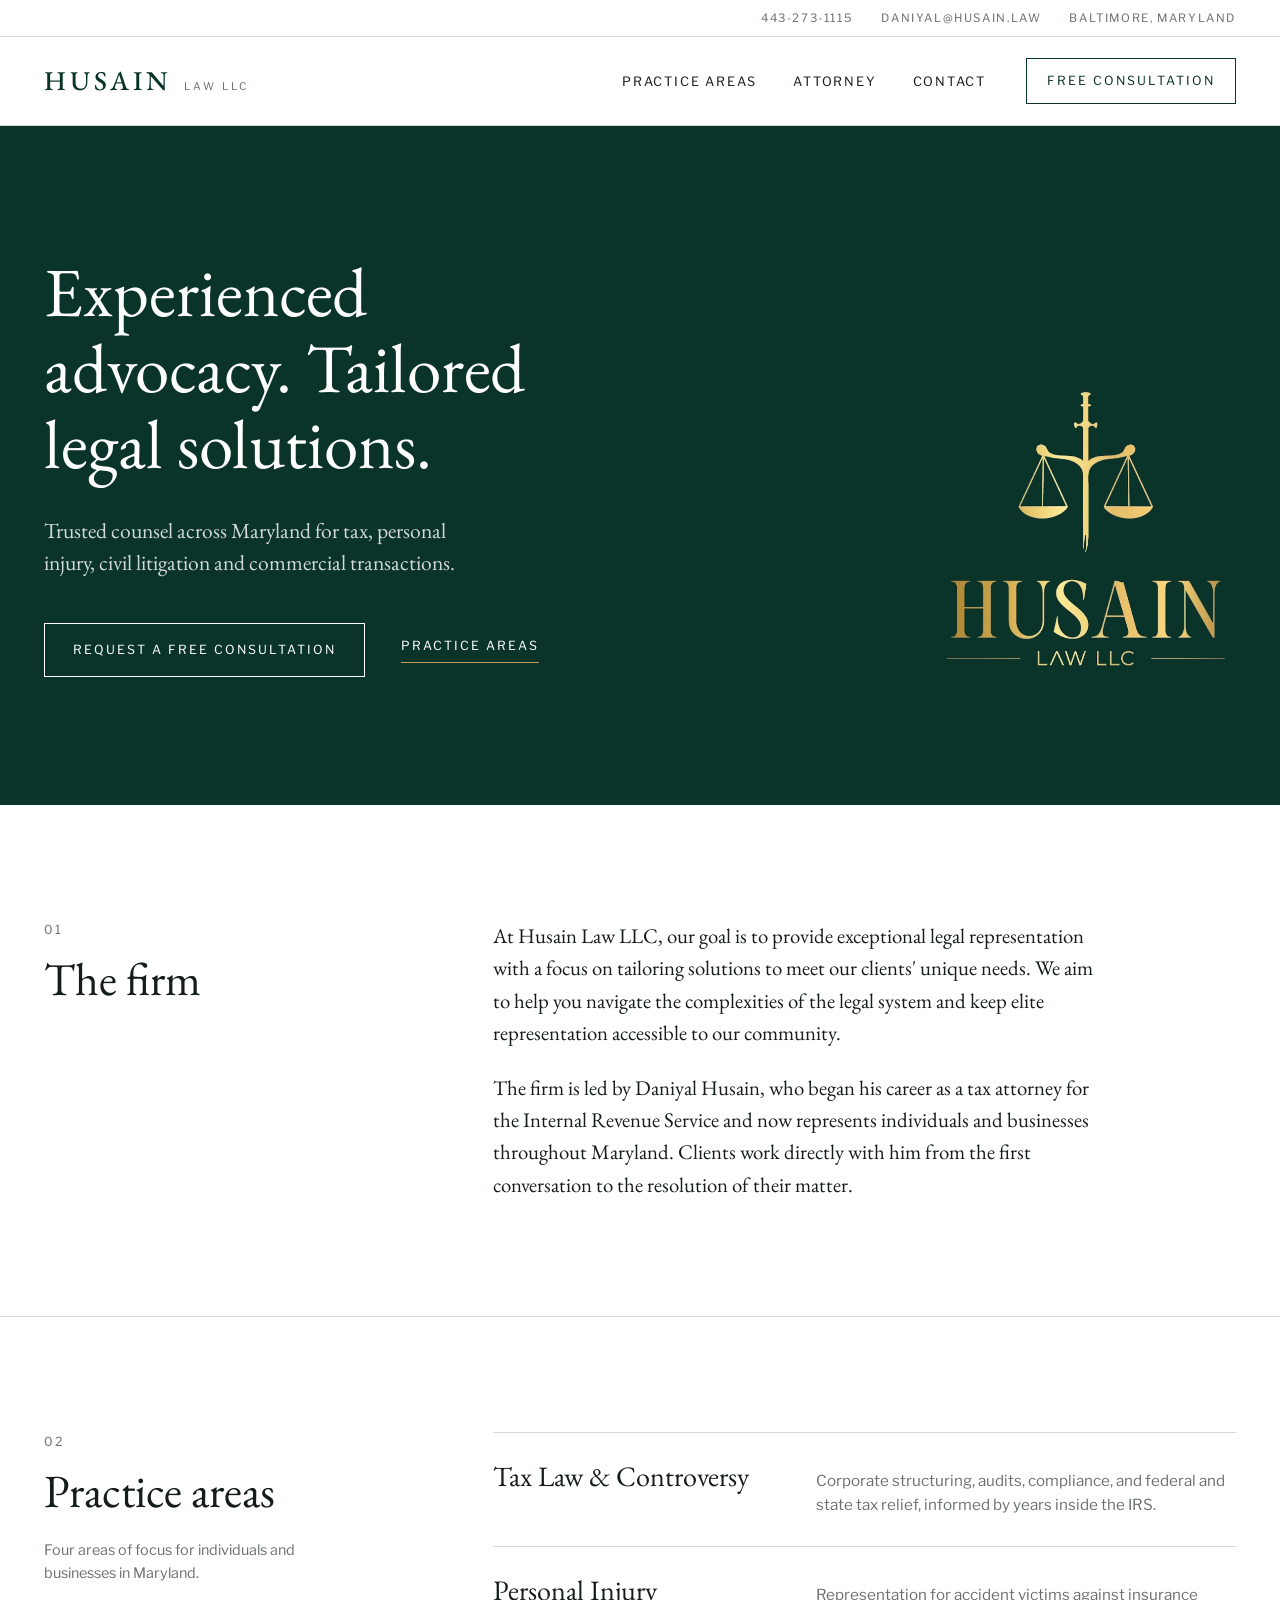
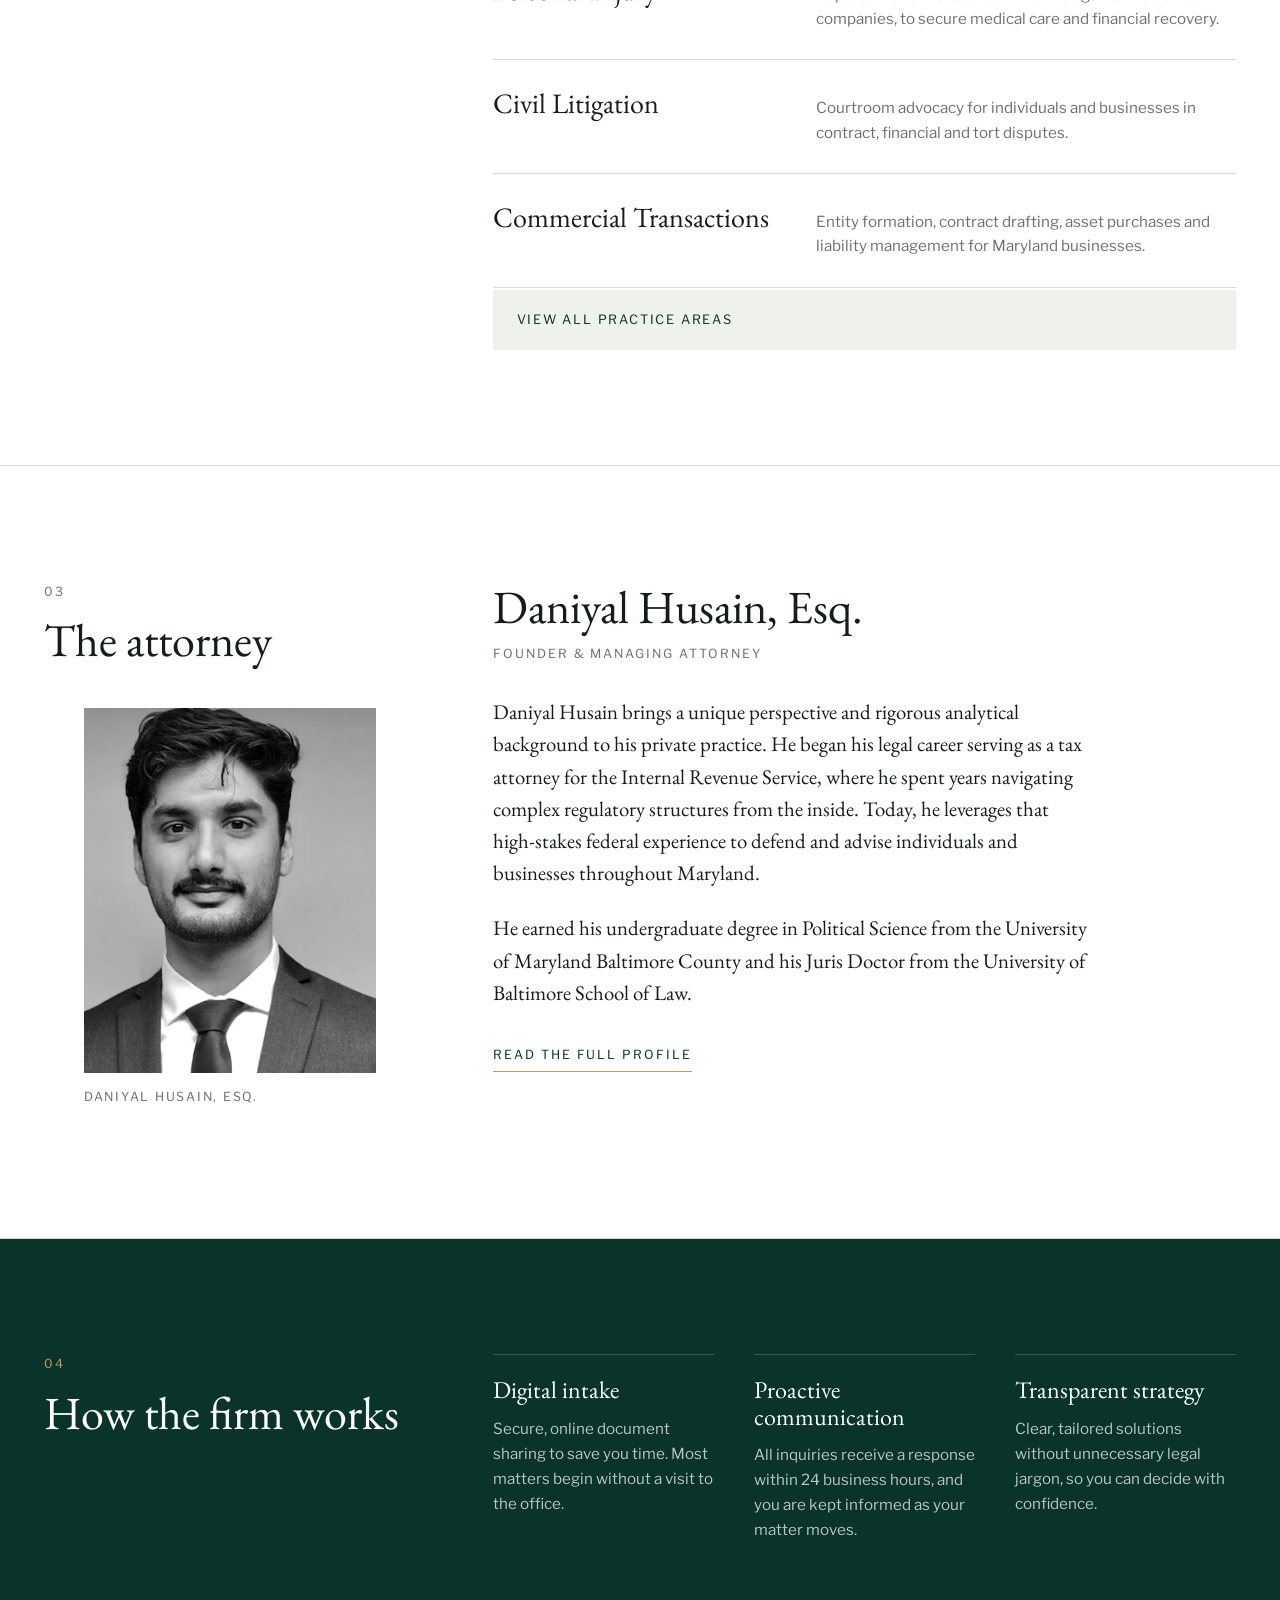
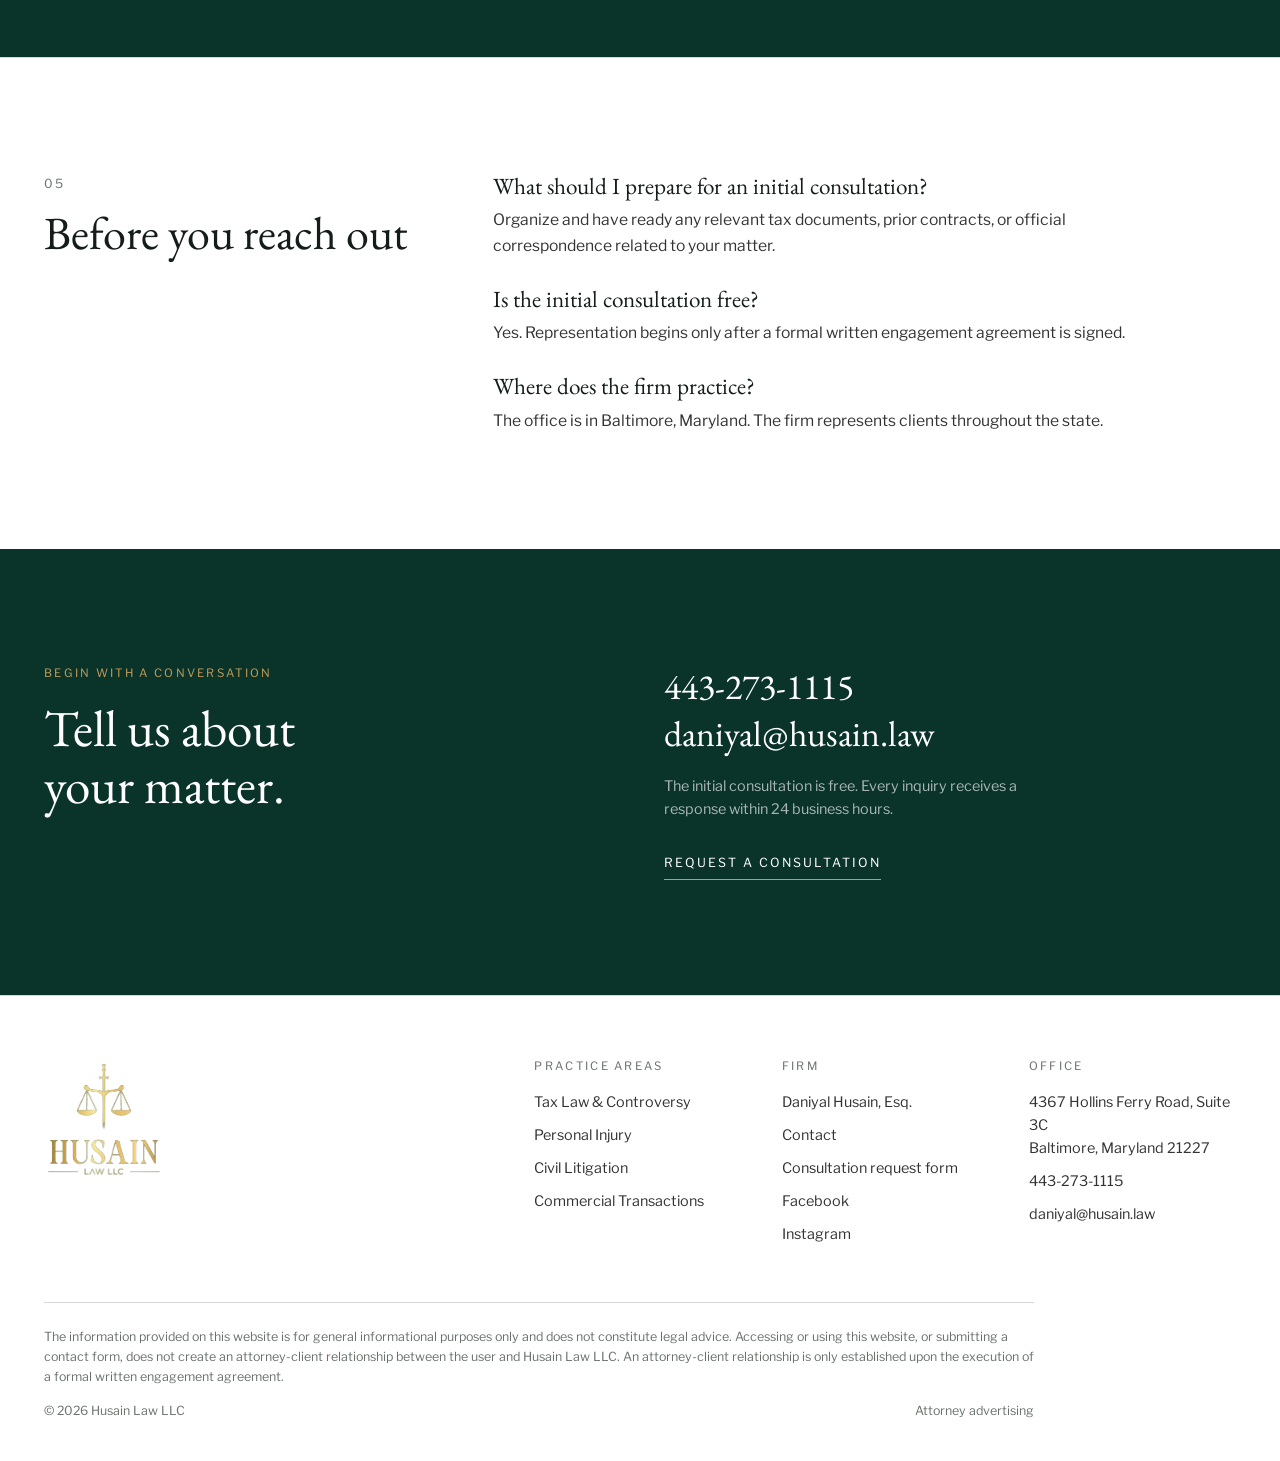
<file: index.html>
<!doctype html>
<html lang="en">
<head>
<meta charset="utf-8">
<script>if(location.protocol==="http:"&&/husain\.law$/.test(location.hostname))location.replace("https://"+location.host+location.pathname+location.search+location.hash)</script>
<meta name="viewport" content="width=device-width, initial-scale=1, viewport-fit=cover">
<title>Husain Law LLC</title>
<meta name="description" content="Experienced advocacy and tailored legal solutions across Maryland: tax law and controversy, personal injury, civil litigation and commercial transactions.">
<link rel="canonical" href="https://www.husain.law/">
<meta name="theme-color" content="#0a332a">
<meta property="og:type" content="website">
<meta property="og:site_name" content="Husain Law LLC">
<meta property="og:title" content="Husain Law LLC">
<meta property="og:description" content="Experienced advocacy and tailored legal solutions across Maryland: tax law and controversy, personal injury, civil litigation and commercial transactions.">
<meta property="og:url" content="https://www.husain.law/">
<meta property="og:image" content="https://www.husain.law/assets/img/og-logo.jpg">
<link rel="icon" href="assets/img/favicon.svg" type="image/svg+xml">
<link rel="apple-touch-icon" href="assets/img/og-logo.jpg">
<link rel="preconnect" href="https://fonts.googleapis.com">
<link rel="preconnect" href="https://fonts.gstatic.com" crossorigin>
<link rel="stylesheet" href="https://fonts.googleapis.com/css2?family=EB+Garamond:ital,wght@0,400;0,500;1,400&family=Libre+Franklin:wght@400;500;600&display=swap">
<link rel="stylesheet" href="assets/css/styles.css">
<script type="application/ld+json">
{"@context":"https://schema.org","@type":"LegalService","name":"Husain Law LLC","url":"https://www.husain.law/","logo":"https://www.husain.law/assets/img/og-logo.jpg","telephone":"+14432731115","email":"daniyal@husain.law","address":{"@type":"PostalAddress","streetAddress":"4367 Hollins Ferry Rd, Suite 3C","addressLocality":"Baltimore","addressRegion":"MD","postalCode":"21227","addressCountry":"US"},"areaServed":{"@type":"State","name":"Maryland"},"founder":{"@type":"Person","name":"Daniyal Husain","jobTitle":"Founder & Managing Attorney"},"sameAs":["https://www.facebook.com/HusainLawLLC","https://www.instagram.com/HusainLawLLC"]}
</script>
</head>
<body>
<a class="skip" href="#main">Skip to content</a>
<div class="util">
  <div class="wrap">
    <a href="tel:+14432731115">443-273-1115</a>
    <a href="mailto:daniyal@husain.law">daniyal@husain.law</a>
    <a class="hide-s" href="https://www.google.com/maps/search/?api=1&query=Husain%20Law%20LLC%2C%204367%20Hollins%20Ferry%20Rd%20Suite%203C%2C%20Baltimore%2C%20MD%2021227" target="_blank" rel="noopener">Baltimore, Maryland</a>
  </div>
</div>
<header class="header">
  <div class="wrap">
    <a class="wordmark" href="index.html" aria-label="Husain Law LLC, home"><b>Husain</b><span>Law LLC</span></a>
    <button class="nav-toggle" aria-expanded="false" aria-controls="site-nav"><span class="open">Menu</span><span class="close">Close</span></button>
    <nav class="nav" id="site-nav" aria-label="Main">
      <button class="nav-close" type="button">Close</button>
      <ul>
        <li><a href="practice-areas.html">Practice Areas</a></li>
        <li><a href="attorney.html">Attorney</a></li>
        <li><a href="contact.html">Contact</a></li>
      </ul>
      <a class="btn" href="contact.html">Free consultation</a>
    </nav>
  </div>
</header>
<main id="main">

<section class="hero">
  <div class="wrap">
    <div>
      <h1>Experienced advocacy. Tailored legal solutions.</h1>
      <p class="sub">Trusted counsel across Maryland for tax, personal injury, civil litigation and commercial transactions.</p>
      <div class="actions on-green">
        <a class="btn" href="contact.html">Request a free consultation</a>
        <a class="tlink" href="practice-areas.html">Practice areas</a>
      </div>
    </div>
    <div class="seal"><img src="assets/img/logo.png" alt="" width="593" height="585"></div>
  </div>
</section>

<section class="section">
  <div class="wrap row">
    <div class="row-head">
      <span class="num">01</span>
      <h2>The firm</h2>
    </div>
    <div class="prose">
      <p>At Husain Law LLC, our goal is to provide exceptional legal representation with a focus on tailoring solutions to meet our clients' unique needs. We aim to help you navigate the complexities of the legal system and keep elite representation accessible to our community.</p>
      <p>The firm is led by Daniyal Husain, who began his career as a tax attorney for the Internal Revenue Service and now represents individuals and businesses throughout Maryland. Clients work directly with him from the first conversation to the resolution of their matter.</p>
    </div>
  </div>
</section>

<section class="section">
  <div class="wrap row">
    <div class="row-head">
      <span class="num">02</span>
      <h2>Practice areas</h2>
      <p class="aside">Four areas of focus for individuals and businesses in Maryland.</p>
    </div>
    <div>
      
<ul class="plist">
  <li><a href="practice-areas.html#tax"><h3>Tax Law &amp; Controversy</h3><p>Corporate structuring, audits, compliance, and federal and state tax relief, informed by years inside the IRS.</p></a></li>
  <li><a href="practice-areas.html#personal-injury"><h3>Personal Injury</h3><p>Representation for accident victims against insurance companies, to secure medical care and financial recovery.</p></a></li>
  <li><a href="practice-areas.html#civil-litigation"><h3>Civil Litigation</h3><p>Courtroom advocacy for individuals and businesses in contract, financial and tort disputes.</p></a></li>
  <li><a href="practice-areas.html#commercial"><h3>Commercial Transactions</h3><p>Entity formation, contract drafting, asset purchases and liability management for Maryland businesses.</p></a></li>
</ul>
      <a class="band" href="practice-areas.html">View all practice areas</a>
    </div>
  </div>
</section>

<section class="section">
  <div class="wrap row">
    <div class="row-head">
      <span class="num">03</span>
      <h2>The attorney</h2>
      <figure class="photo" style="margin-top:28px">
        <img src="assets/img/daniyal-husain.jpg" alt="Daniyal Husain, Esq." width="453" height="406">
        <figcaption>Daniyal Husain, Esq.</figcaption>
      </figure>
    </div>
    <div class="attorney-copy">
      <h3>Daniyal Husain, Esq.</h3>
      <p class="role">Founder &amp; Managing Attorney</p>
      <div class="prose">
        <p>Daniyal Husain brings a unique perspective and rigorous analytical background to his private practice. He began his legal career serving as a tax attorney for the Internal Revenue Service, where he spent years navigating complex regulatory structures from the inside. Today, he leverages that high-stakes federal experience to defend and advise individuals and businesses throughout Maryland.</p>
        <p>He earned his undergraduate degree in Political Science from the University of Maryland Baltimore County and his Juris Doctor from the University of Baltimore School of Law.</p>
      </div>
      <a class="tlink" href="attorney.html">Read the full profile</a>
    </div>
  </div>
</section>

<section class="section on-green">
  <div class="wrap row">
    <div class="row-head">
      <span class="num">04</span>
      <h2>How the firm works</h2>
    </div>
    <div class="cols">
      <div>
        <h3>Digital intake</h3>
        <p>Secure, online document sharing to save you time. Most matters begin without a visit to the office.</p>
      </div>
      <div>
        <h3>Proactive communication</h3>
        <p>All inquiries receive a response within 24 business hours, and you are kept informed as your matter moves.</p>
      </div>
      <div>
        <h3>Transparent strategy</h3>
        <p>Clear, tailored solutions without unnecessary legal jargon, so you can decide with confidence.</p>
      </div>
    </div>
  </div>
</section>

<section class="section">
  <div class="wrap row">
    <div class="row-head">
      <span class="num">05</span>
      <h2>Before you reach out</h2>
    </div>
    <div class="qa">
      <div>
        <h3>What should I prepare for an initial consultation?</h3>
        <p>Organize and have ready any relevant tax documents, prior contracts, or official correspondence related to your matter.</p>
      </div>
      <div>
        <h3>Is the initial consultation free?</h3>
        <p>Yes. Representation begins only after a formal written engagement agreement is signed.</p>
      </div>
      <div>
        <h3>Where does the firm practice?</h3>
        <p>The office is in Baltimore, Maryland. The firm represents clients throughout the state.</p>
      </div>
    </div>
  </div>
</section>

<section class="close-band on-green">
  <div class="wrap">
    <div>
      <p class="label">Begin with a conversation</p>
      <h2 style="margin-top:18px">Tell us about your matter.</h2>
    </div>
    <div>
      <p class="big"><a href="tel:+14432731115">443-273-1115</a><br><a href="mailto:daniyal@husain.law">daniyal@husain.law</a></p>
      <p class="note">The initial consultation is free. Every inquiry receives a response within 24 business hours.</p>
      <a class="tlink" href="contact.html">Request a consultation</a>
    </div>
  </div>
</section>
</main>
<footer class="footer">
  <div class="wrap">
    <div class="grid">
      <div>
        <img class="logo" src="assets/img/logo.png" alt="Husain Law LLC" width="593" height="585">
      </div>
      <div>
        <h4>Practice areas</h4>
        <ul>
          <li><a href="practice-areas.html#tax">Tax Law &amp; Controversy</a></li>
          <li><a href="practice-areas.html#personal-injury">Personal Injury</a></li>
          <li><a href="practice-areas.html#civil-litigation">Civil Litigation</a></li>
          <li><a href="practice-areas.html#commercial">Commercial Transactions</a></li>
        </ul>
      </div>
      <div>
        <h4>Firm</h4>
        <ul>
          <li><a href="attorney.html">Daniyal Husain, Esq.</a></li>
          <li><a href="contact.html">Contact</a></li>
          <li><a href="https://docs.google.com/forms/d/e/1FAIpQLSdneJnFISohvJOi_d87qdXi-t5cyNEKxKZo_2rMfikx2wuspg/viewform" target="_blank" rel="noopener">Consultation request form</a></li>
          <li><a href="https://www.facebook.com/HusainLawLLC" target="_blank" rel="noopener">Facebook</a></li>
          <li><a href="https://www.instagram.com/HusainLawLLC" target="_blank" rel="noopener">Instagram</a></li>
        </ul>
      </div>
      <div>
        <h4>Office</h4>
        <address>
          <a href="https://www.google.com/maps/search/?api=1&query=Husain%20Law%20LLC%2C%204367%20Hollins%20Ferry%20Rd%20Suite%203C%2C%20Baltimore%2C%20MD%2021227" target="_blank" rel="noopener">4367 Hollins Ferry Road, Suite 3C<br>Baltimore, Maryland 21227</a>
          <a href="tel:+14432731115">443-273-1115</a>
          <a href="mailto:daniyal@husain.law">daniyal@husain.law</a>
        </address>
      </div>
    </div>
    <div class="legal">
      <p>The information provided on this website is for general informational purposes only and does not constitute legal advice. Accessing or using this website, or submitting a contact form, does not create an attorney-client relationship between the user and Husain Law LLC. An attorney-client relationship is only established upon the execution of a formal written engagement agreement.</p>
      <div class="meta"><span>&copy; <span id="year">2026</span> Husain Law LLC</span><span>Attorney advertising</span></div>
    </div>
  </div>
</footer>
<script src="assets/js/main.js"></script>
</body>
</html>
</file>
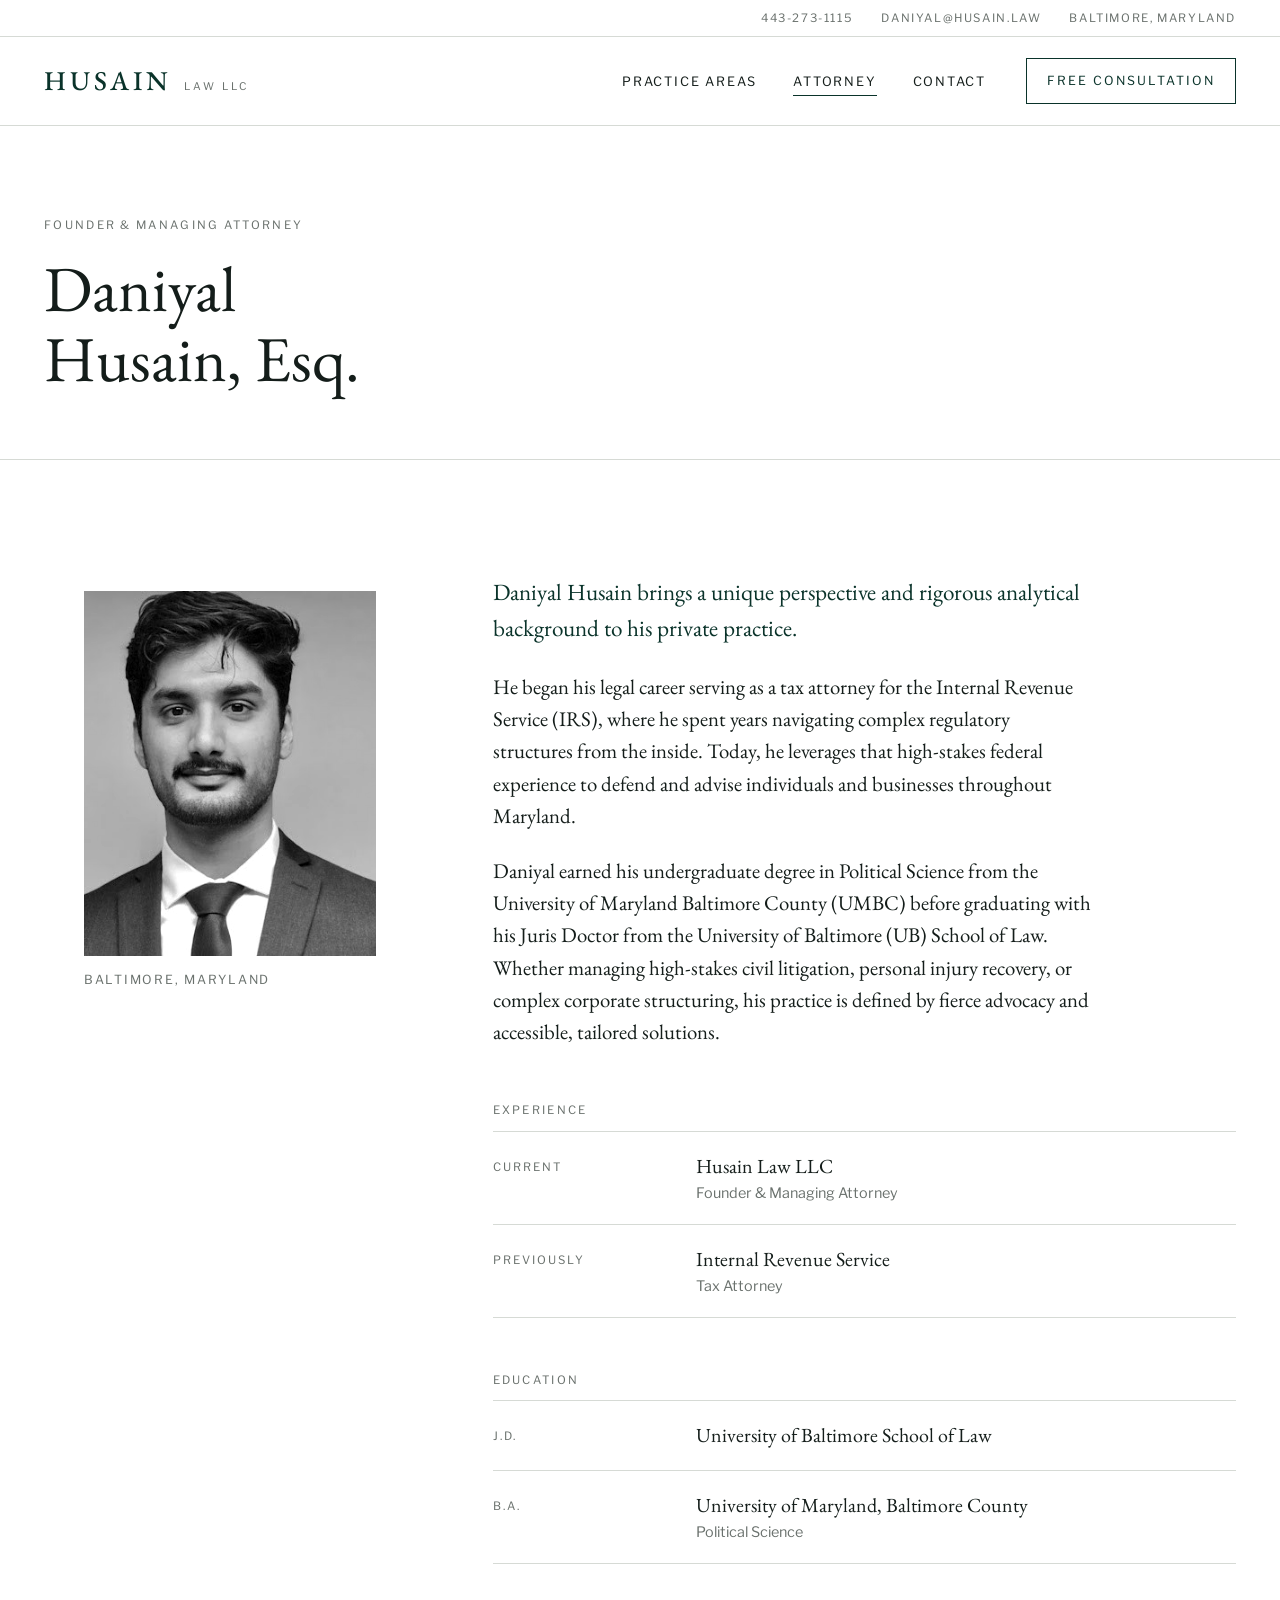
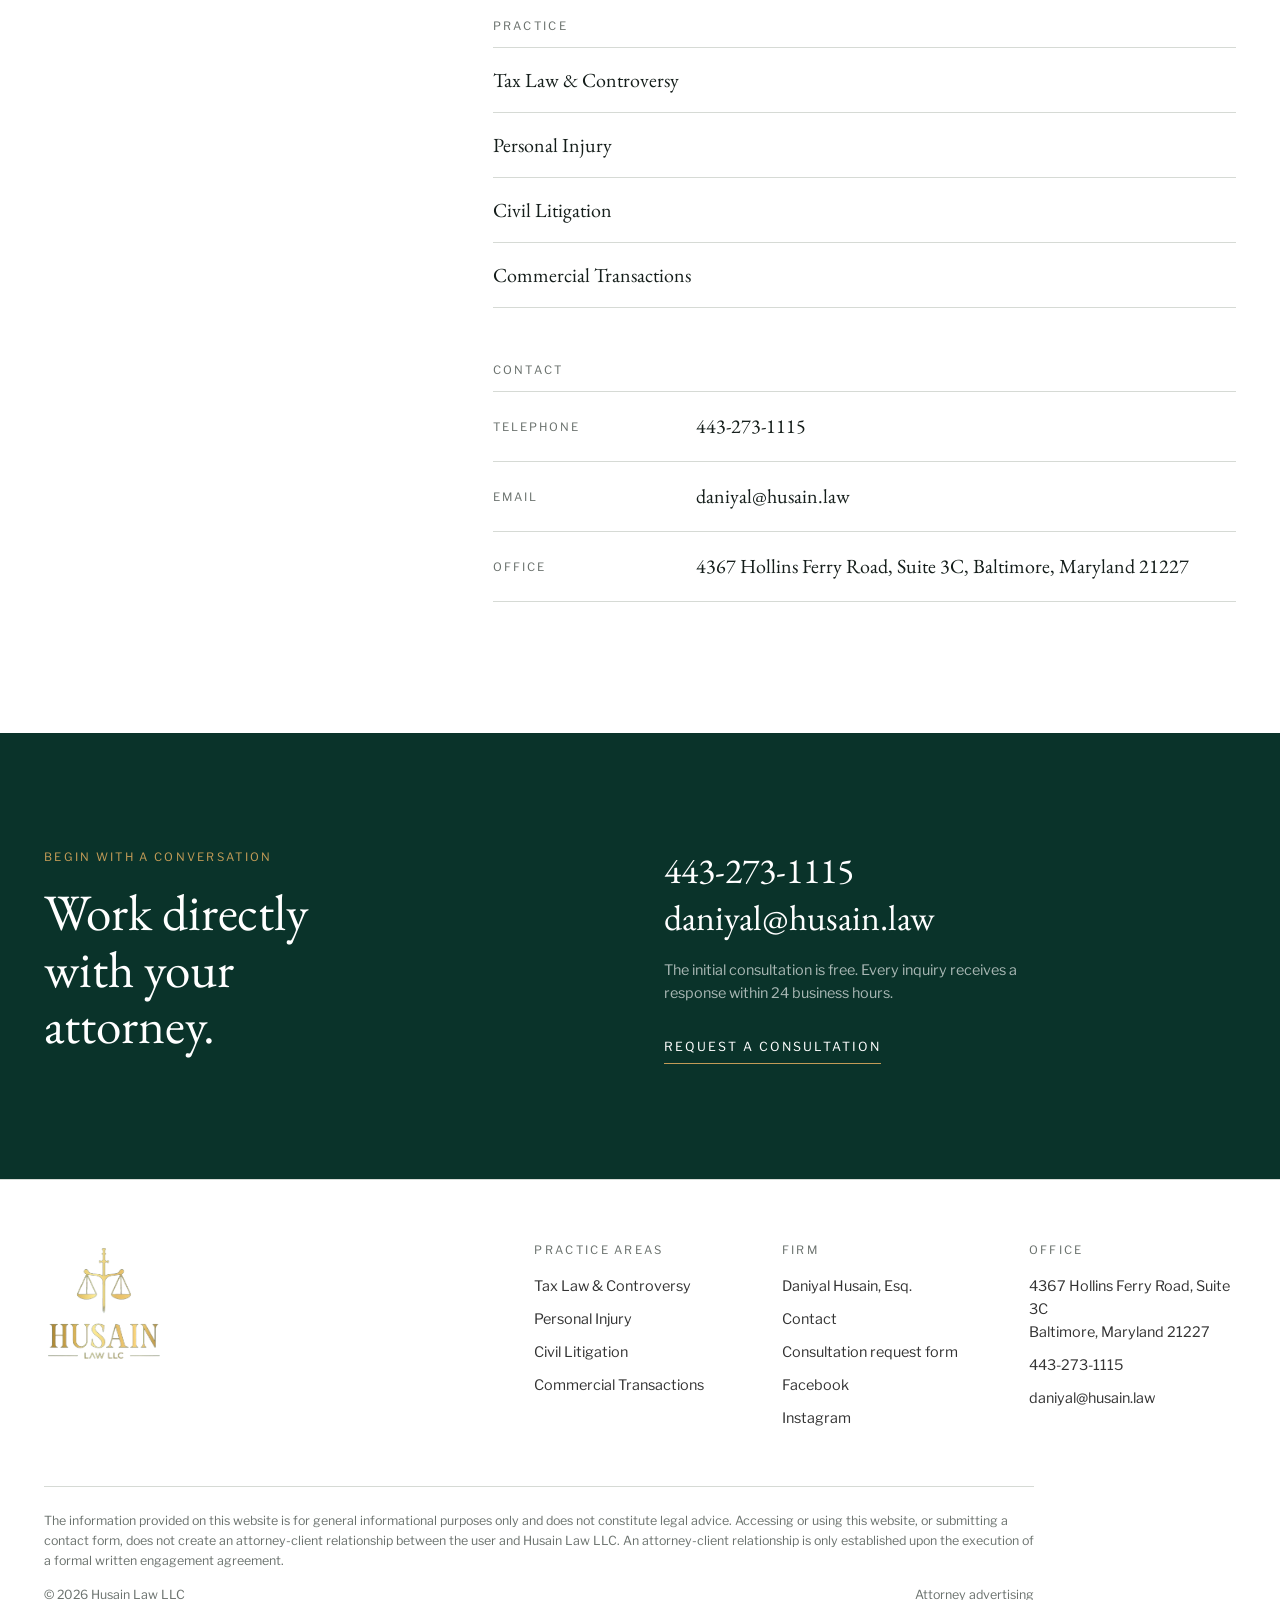
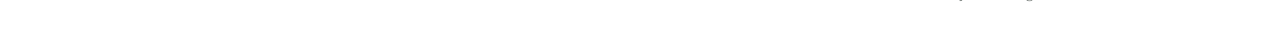
<file: attorney.html>
<!doctype html>
<html lang="en">
<head>
<meta charset="utf-8">
<script>if(location.protocol==="http:"&&/husain\.law$/.test(location.hostname))location.replace("https://"+location.host+location.pathname+location.search+location.hash)</script>
<meta name="viewport" content="width=device-width, initial-scale=1, viewport-fit=cover">
<title>Daniyal Husain, Esq. | Husain Law LLC</title>
<meta name="description" content="Daniyal Husain, Esq., Founder and Managing Attorney of Husain Law LLC. Former IRS tax attorney representing individuals and businesses throughout Maryland.">
<link rel="canonical" href="https://www.husain.law/attorney">
<meta name="theme-color" content="#0a332a">
<meta property="og:type" content="website">
<meta property="og:site_name" content="Husain Law LLC">
<meta property="og:title" content="Daniyal Husain, Esq. | Husain Law LLC">
<meta property="og:description" content="Daniyal Husain, Esq., Founder and Managing Attorney of Husain Law LLC. Former IRS tax attorney representing individuals and businesses throughout Maryland.">
<meta property="og:url" content="https://www.husain.law/attorney">
<meta property="og:image" content="https://www.husain.law/assets/img/og-logo.jpg">
<link rel="icon" href="assets/img/favicon.svg" type="image/svg+xml">
<link rel="apple-touch-icon" href="assets/img/og-logo.jpg">
<link rel="preconnect" href="https://fonts.googleapis.com">
<link rel="preconnect" href="https://fonts.gstatic.com" crossorigin>
<link rel="stylesheet" href="https://fonts.googleapis.com/css2?family=EB+Garamond:ital,wght@0,400;0,500;1,400&family=Libre+Franklin:wght@400;500;600&display=swap">
<link rel="stylesheet" href="assets/css/styles.css">
<script type="application/ld+json">
{"@context":"https://schema.org","@type":"LegalService","name":"Husain Law LLC","url":"https://www.husain.law/","logo":"https://www.husain.law/assets/img/og-logo.jpg","telephone":"+14432731115","email":"daniyal@husain.law","address":{"@type":"PostalAddress","streetAddress":"4367 Hollins Ferry Rd, Suite 3C","addressLocality":"Baltimore","addressRegion":"MD","postalCode":"21227","addressCountry":"US"},"areaServed":{"@type":"State","name":"Maryland"},"founder":{"@type":"Person","name":"Daniyal Husain","jobTitle":"Founder & Managing Attorney"},"sameAs":["https://www.facebook.com/HusainLawLLC","https://www.instagram.com/HusainLawLLC"]}
</script>
</head>
<body>
<a class="skip" href="#main">Skip to content</a>
<div class="util">
  <div class="wrap">
    <a href="tel:+14432731115">443-273-1115</a>
    <a href="mailto:daniyal@husain.law">daniyal@husain.law</a>
    <a class="hide-s" href="https://www.google.com/maps/search/?api=1&query=Husain%20Law%20LLC%2C%204367%20Hollins%20Ferry%20Rd%20Suite%203C%2C%20Baltimore%2C%20MD%2021227" target="_blank" rel="noopener">Baltimore, Maryland</a>
  </div>
</div>
<header class="header">
  <div class="wrap">
    <a class="wordmark" href="index.html" aria-label="Husain Law LLC, home"><b>Husain</b><span>Law LLC</span></a>
    <button class="nav-toggle" aria-expanded="false" aria-controls="site-nav"><span class="open">Menu</span><span class="close">Close</span></button>
    <nav class="nav" id="site-nav" aria-label="Main">
      <button class="nav-close" type="button">Close</button>
      <ul>
        <li><a href="practice-areas.html">Practice Areas</a></li>
        <li><a href="attorney.html" aria-current="page">Attorney</a></li>
        <li><a href="contact.html">Contact</a></li>
      </ul>
      <a class="btn" href="contact.html">Free consultation</a>
    </nav>
  </div>
</header>
<main id="main">

<section class="page-head">
  <div class="wrap">
    <p class="label">Founder &amp; Managing Attorney</p>
    <h1>Daniyal Husain, Esq.</h1>
  </div>
</section>
<section class="section">
  <div class="wrap profile">
    <figure class="photo">
      <img src="assets/img/daniyal-husain.jpg" alt="Daniyal Husain, Esq." width="453" height="406">
      <figcaption>Baltimore, Maryland</figcaption>
    </figure>
    <div>
      <div class="prose">
        <p>Daniyal Husain brings a unique perspective and rigorous analytical background to his private practice.</p>
      </div>
      <div class="prose" style="margin-top:24px">
        <p>He began his legal career serving as a tax attorney for the Internal Revenue Service (IRS), where he spent years navigating complex regulatory structures from the inside. Today, he leverages that high-stakes federal experience to defend and advise individuals and businesses throughout Maryland.</p>
        <p>Daniyal earned his undergraduate degree in Political Science from the University of Maryland Baltimore County (UMBC) before graduating with his Juris Doctor from the University of Baltimore (UB) School of Law. Whether managing high-stakes civil litigation, personal injury recovery, or complex corporate structuring, his practice is defined by fierce advocacy and accessible, tailored solutions.</p>
      </div>
      <h2>Experience</h2>
      <dl class="dl">
        <div><dt>Current</dt><dd>Husain Law LLC<small>Founder &amp; Managing Attorney</small></dd></div>
        <div><dt>Previously</dt><dd>Internal Revenue Service<small>Tax Attorney</small></dd></div>
      </dl>
      <h2>Education</h2>
      <dl class="dl">
        <div><dt>J.D.</dt><dd>University of Baltimore School of Law</dd></div>
        <div><dt>B.A.</dt><dd>University of Maryland, Baltimore County<small>Political Science</small></dd></div>
      </dl>
      <h2>Practice</h2>
      <ul class="linklist">
        <li><a href="practice-areas.html#tax">Tax Law &amp; Controversy</a></li>
        <li><a href="practice-areas.html#personal-injury">Personal Injury</a></li>
        <li><a href="practice-areas.html#civil-litigation">Civil Litigation</a></li>
        <li><a href="practice-areas.html#commercial">Commercial Transactions</a></li>
      </ul>
      <h2>Contact</h2>
      <dl class="dl">
        <div><dt>Telephone</dt><dd><a href="tel:+14432731115">443-273-1115</a></dd></div>
        <div><dt>Email</dt><dd><a href="mailto:daniyal@husain.law">daniyal@husain.law</a></dd></div>
        <div><dt>Office</dt><dd><a href="https://www.google.com/maps/search/?api=1&query=Husain%20Law%20LLC%2C%204367%20Hollins%20Ferry%20Rd%20Suite%203C%2C%20Baltimore%2C%20MD%2021227" target="_blank" rel="noopener">4367 Hollins Ferry Road, Suite 3C, Baltimore, Maryland 21227</a></dd></div>
      </dl>
    </div>
  </div>
</section>

<section class="close-band on-green">
  <div class="wrap">
    <div>
      <p class="label">Begin with a conversation</p>
      <h2 style="margin-top:18px">Work directly with your attorney.</h2>
    </div>
    <div>
      <p class="big"><a href="tel:+14432731115">443-273-1115</a><br><a href="mailto:daniyal@husain.law">daniyal@husain.law</a></p>
      <p class="note">The initial consultation is free. Every inquiry receives a response within 24 business hours.</p>
      <a class="tlink" href="contact.html">Request a consultation</a>
    </div>
  </div>
</section>
</main>
<footer class="footer">
  <div class="wrap">
    <div class="grid">
      <div>
        <img class="logo" src="assets/img/logo.png" alt="Husain Law LLC" width="593" height="585">
      </div>
      <div>
        <h4>Practice areas</h4>
        <ul>
          <li><a href="practice-areas.html#tax">Tax Law &amp; Controversy</a></li>
          <li><a href="practice-areas.html#personal-injury">Personal Injury</a></li>
          <li><a href="practice-areas.html#civil-litigation">Civil Litigation</a></li>
          <li><a href="practice-areas.html#commercial">Commercial Transactions</a></li>
        </ul>
      </div>
      <div>
        <h4>Firm</h4>
        <ul>
          <li><a href="attorney.html">Daniyal Husain, Esq.</a></li>
          <li><a href="contact.html">Contact</a></li>
          <li><a href="https://docs.google.com/forms/d/e/1FAIpQLSdneJnFISohvJOi_d87qdXi-t5cyNEKxKZo_2rMfikx2wuspg/viewform" target="_blank" rel="noopener">Consultation request form</a></li>
          <li><a href="https://www.facebook.com/HusainLawLLC" target="_blank" rel="noopener">Facebook</a></li>
          <li><a href="https://www.instagram.com/HusainLawLLC" target="_blank" rel="noopener">Instagram</a></li>
        </ul>
      </div>
      <div>
        <h4>Office</h4>
        <address>
          <a href="https://www.google.com/maps/search/?api=1&query=Husain%20Law%20LLC%2C%204367%20Hollins%20Ferry%20Rd%20Suite%203C%2C%20Baltimore%2C%20MD%2021227" target="_blank" rel="noopener">4367 Hollins Ferry Road, Suite 3C<br>Baltimore, Maryland 21227</a>
          <a href="tel:+14432731115">443-273-1115</a>
          <a href="mailto:daniyal@husain.law">daniyal@husain.law</a>
        </address>
      </div>
    </div>
    <div class="legal">
      <p>The information provided on this website is for general informational purposes only and does not constitute legal advice. Accessing or using this website, or submitting a contact form, does not create an attorney-client relationship between the user and Husain Law LLC. An attorney-client relationship is only established upon the execution of a formal written engagement agreement.</p>
      <div class="meta"><span>&copy; <span id="year">2026</span> Husain Law LLC</span><span>Attorney advertising</span></div>
    </div>
  </div>
</footer>
<script src="assets/js/main.js"></script>
</body>
</html>
</file>
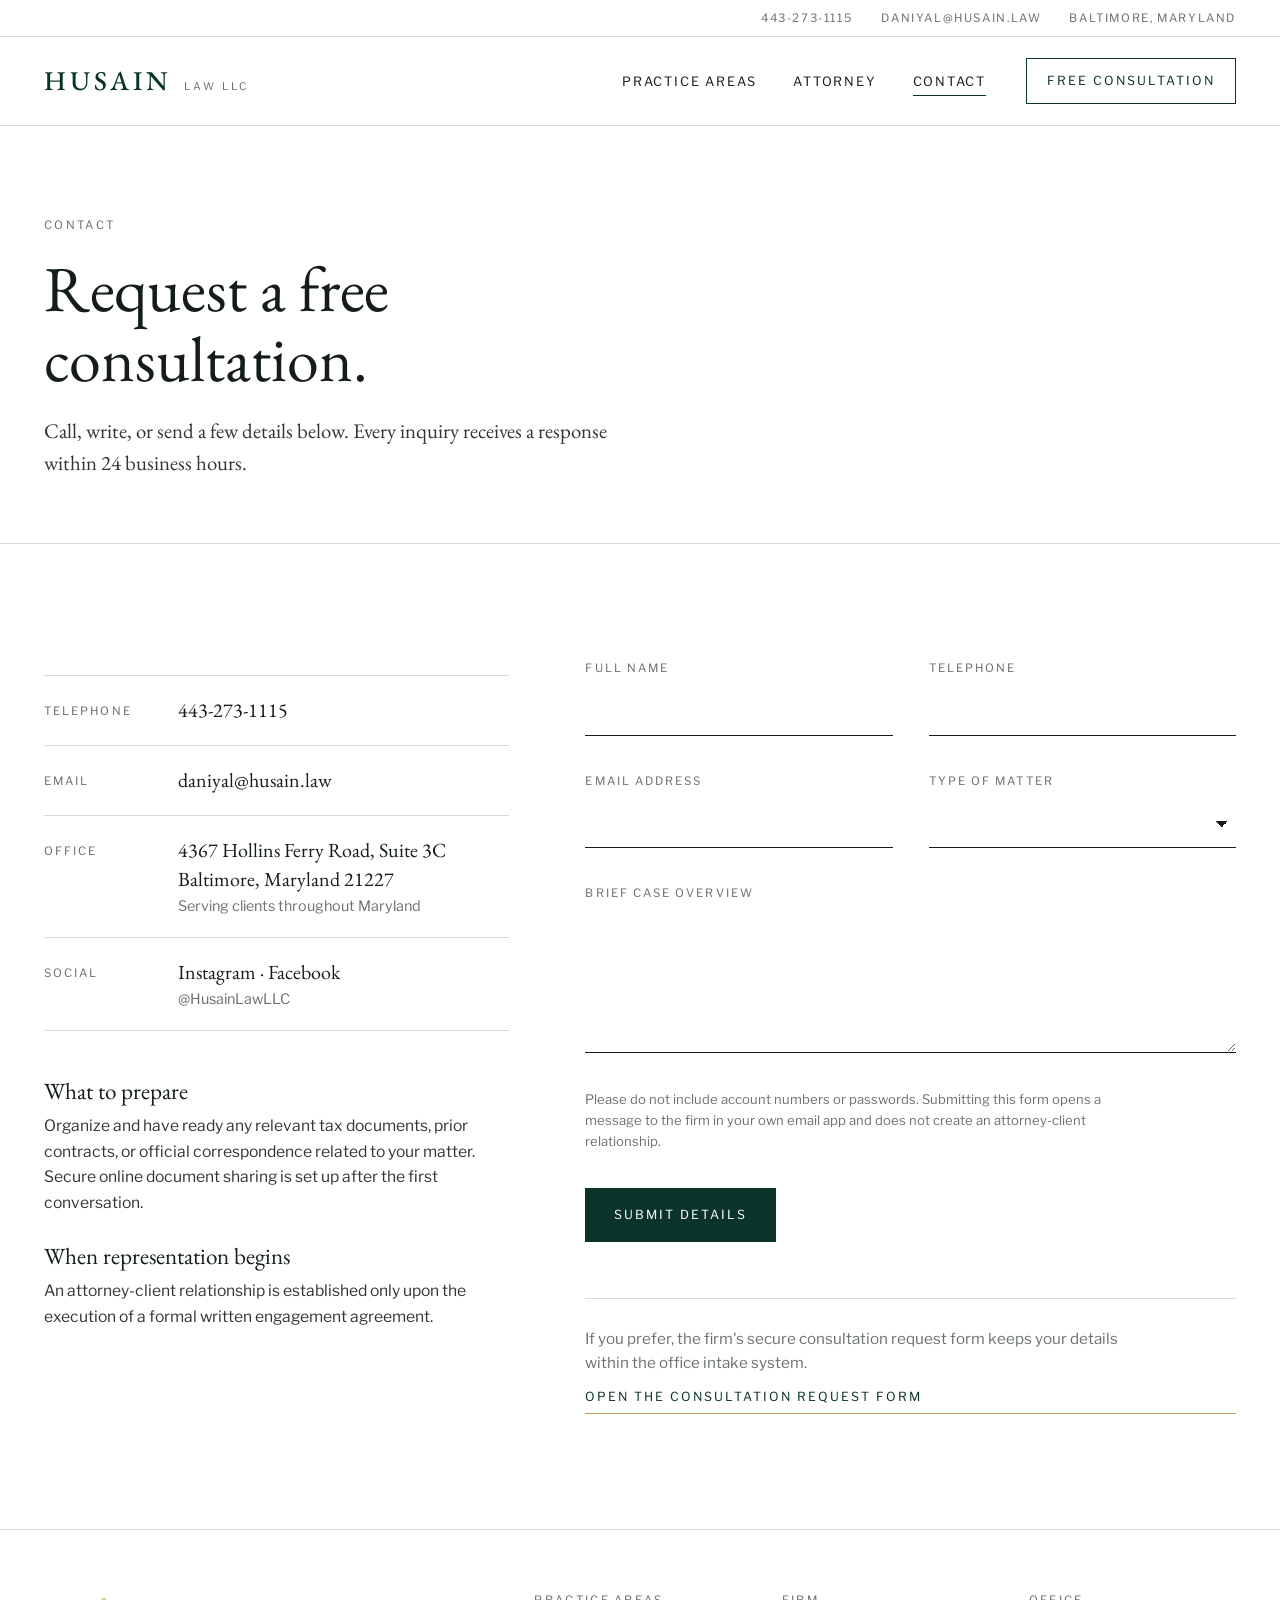
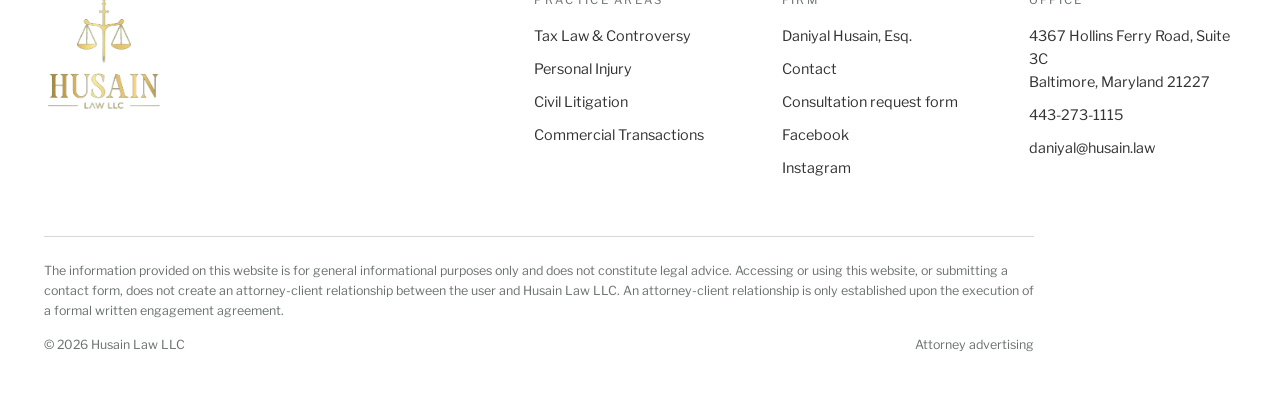
<file: contact.html>
<!doctype html>
<html lang="en">
<head>
<meta charset="utf-8">
<script>if(location.protocol==="http:"&&/husain\.law$/.test(location.hostname))location.replace("https://"+location.host+location.pathname+location.search+location.hash)</script>
<meta name="viewport" content="width=device-width, initial-scale=1, viewport-fit=cover">
<title>Contact | Husain Law LLC</title>
<meta name="description" content="Request a free consultation with Husain Law LLC in Baltimore, Maryland. Call 443-273-1115 or email daniyal@husain.law.">
<link rel="canonical" href="https://www.husain.law/contact">
<meta name="theme-color" content="#0a332a">
<meta property="og:type" content="website">
<meta property="og:site_name" content="Husain Law LLC">
<meta property="og:title" content="Contact | Husain Law LLC">
<meta property="og:description" content="Request a free consultation with Husain Law LLC in Baltimore, Maryland. Call 443-273-1115 or email daniyal@husain.law.">
<meta property="og:url" content="https://www.husain.law/contact">
<meta property="og:image" content="https://www.husain.law/assets/img/og-logo.jpg">
<link rel="icon" href="assets/img/favicon.svg" type="image/svg+xml">
<link rel="apple-touch-icon" href="assets/img/og-logo.jpg">
<link rel="preconnect" href="https://fonts.googleapis.com">
<link rel="preconnect" href="https://fonts.gstatic.com" crossorigin>
<link rel="stylesheet" href="https://fonts.googleapis.com/css2?family=EB+Garamond:ital,wght@0,400;0,500;1,400&family=Libre+Franklin:wght@400;500;600&display=swap">
<link rel="stylesheet" href="assets/css/styles.css">
<script type="application/ld+json">
{"@context":"https://schema.org","@type":"LegalService","name":"Husain Law LLC","url":"https://www.husain.law/","logo":"https://www.husain.law/assets/img/og-logo.jpg","telephone":"+14432731115","email":"daniyal@husain.law","address":{"@type":"PostalAddress","streetAddress":"4367 Hollins Ferry Rd, Suite 3C","addressLocality":"Baltimore","addressRegion":"MD","postalCode":"21227","addressCountry":"US"},"areaServed":{"@type":"State","name":"Maryland"},"founder":{"@type":"Person","name":"Daniyal Husain","jobTitle":"Founder & Managing Attorney"},"sameAs":["https://www.facebook.com/HusainLawLLC","https://www.instagram.com/HusainLawLLC"]}
</script>
</head>
<body>
<a class="skip" href="#main">Skip to content</a>
<div class="util">
  <div class="wrap">
    <a href="tel:+14432731115">443-273-1115</a>
    <a href="mailto:daniyal@husain.law">daniyal@husain.law</a>
    <a class="hide-s" href="https://www.google.com/maps/search/?api=1&query=Husain%20Law%20LLC%2C%204367%20Hollins%20Ferry%20Rd%20Suite%203C%2C%20Baltimore%2C%20MD%2021227" target="_blank" rel="noopener">Baltimore, Maryland</a>
  </div>
</div>
<header class="header">
  <div class="wrap">
    <a class="wordmark" href="index.html" aria-label="Husain Law LLC, home"><b>Husain</b><span>Law LLC</span></a>
    <button class="nav-toggle" aria-expanded="false" aria-controls="site-nav"><span class="open">Menu</span><span class="close">Close</span></button>
    <nav class="nav" id="site-nav" aria-label="Main">
      <button class="nav-close" type="button">Close</button>
      <ul>
        <li><a href="practice-areas.html">Practice Areas</a></li>
        <li><a href="attorney.html">Attorney</a></li>
        <li><a href="contact.html" aria-current="page">Contact</a></li>
      </ul>
      <a class="btn" href="contact.html">Free consultation</a>
    </nav>
  </div>
</header>
<main id="main">

<section class="page-head">
  <div class="wrap">
    <p class="label">Contact</p>
    <h1>Request a free consultation.</h1>
    <p class="prose">Call, write, or send a few details below. Every inquiry receives a response within 24 business hours.</p>
  </div>
</section>
<section class="section">
  <div class="wrap contact">
    <div>
      <dl class="dl">
        <div><dt>Telephone</dt><dd><a href="tel:+14432731115">443-273-1115</a></dd></div>
        <div><dt>Email</dt><dd><a href="mailto:daniyal@husain.law">daniyal@husain.law</a></dd></div>
        <div><dt>Office</dt><dd><a href="https://www.google.com/maps/search/?api=1&query=Husain%20Law%20LLC%2C%204367%20Hollins%20Ferry%20Rd%20Suite%203C%2C%20Baltimore%2C%20MD%2021227" target="_blank" rel="noopener">4367 Hollins Ferry Road, Suite 3C<br>Baltimore, Maryland 21227</a><small>Serving clients throughout Maryland</small></dd></div>
        <div><dt>Social</dt><dd><a href="https://www.instagram.com/HusainLawLLC" target="_blank" rel="noopener">Instagram</a> &middot; <a href="https://www.facebook.com/HusainLawLLC" target="_blank" rel="noopener">Facebook</a><small>@HusainLawLLC</small></dd></div>
      </dl>
      <div class="qa" style="margin-top:48px">
        <div>
          <h3>What to prepare</h3>
          <p>Organize and have ready any relevant tax documents, prior contracts, or official correspondence related to your matter. Secure online document sharing is set up after the first conversation.</p>
        </div>
        <div>
          <h3>When representation begins</h3>
          <p>An attorney-client relationship is established only upon the execution of a formal written engagement agreement.</p>
        </div>
      </div>
    </div>
    <div>
      <form class="form" id="consult-form" novalidate>
        <div class="two">
          <div class="field"><label for="f-name">Full name</label><input id="f-name" name="name" type="text" autocomplete="name" required></div>
          <div class="field"><label for="f-phone">Telephone</label><input id="f-phone" name="phone" type="tel" autocomplete="tel"></div>
        </div>
        <div class="two">
          <div class="field"><label for="f-email">Email address</label><input id="f-email" name="email" type="email" autocomplete="email" required></div>
          <div class="field"><label for="f-area">Type of matter</label>
            <select id="f-area" name="area">
              <option value=""></option>
              <option>Tax Law &amp; Controversy</option>
              <option>Personal Injury</option>
              <option>Civil Litigation</option>
              <option>Commercial Transactions</option>
              <option>Not sure</option>
            </select>
          </div>
        </div>
        <div class="field"><label for="f-message">Brief case overview</label><textarea id="f-message" name="message" required></textarea></div>
        <p class="fine">Please do not include account numbers or passwords. Submitting this form opens a message to the firm in your own email app and does not create an attorney-client relationship.</p>
        <div class="actions">
          <button class="btn btn-solid" type="submit">Submit details</button>
          <span class="form-status" id="form-status" role="status" aria-live="polite"></span>
        </div>
      </form>
      <div class="alt">
        <p>If you prefer, the firm's secure consultation request form keeps your details within the office intake system.</p>
        <a class="tlink" href="https://docs.google.com/forms/d/e/1FAIpQLSdneJnFISohvJOi_d87qdXi-t5cyNEKxKZo_2rMfikx2wuspg/viewform" target="_blank" rel="noopener">Open the consultation request form</a>
      </div>
    </div>
  </div>
</section>

</main>
<footer class="footer">
  <div class="wrap">
    <div class="grid">
      <div>
        <img class="logo" src="assets/img/logo.png" alt="Husain Law LLC" width="593" height="585">
      </div>
      <div>
        <h4>Practice areas</h4>
        <ul>
          <li><a href="practice-areas.html#tax">Tax Law &amp; Controversy</a></li>
          <li><a href="practice-areas.html#personal-injury">Personal Injury</a></li>
          <li><a href="practice-areas.html#civil-litigation">Civil Litigation</a></li>
          <li><a href="practice-areas.html#commercial">Commercial Transactions</a></li>
        </ul>
      </div>
      <div>
        <h4>Firm</h4>
        <ul>
          <li><a href="attorney.html">Daniyal Husain, Esq.</a></li>
          <li><a href="contact.html">Contact</a></li>
          <li><a href="https://docs.google.com/forms/d/e/1FAIpQLSdneJnFISohvJOi_d87qdXi-t5cyNEKxKZo_2rMfikx2wuspg/viewform" target="_blank" rel="noopener">Consultation request form</a></li>
          <li><a href="https://www.facebook.com/HusainLawLLC" target="_blank" rel="noopener">Facebook</a></li>
          <li><a href="https://www.instagram.com/HusainLawLLC" target="_blank" rel="noopener">Instagram</a></li>
        </ul>
      </div>
      <div>
        <h4>Office</h4>
        <address>
          <a href="https://www.google.com/maps/search/?api=1&query=Husain%20Law%20LLC%2C%204367%20Hollins%20Ferry%20Rd%20Suite%203C%2C%20Baltimore%2C%20MD%2021227" target="_blank" rel="noopener">4367 Hollins Ferry Road, Suite 3C<br>Baltimore, Maryland 21227</a>
          <a href="tel:+14432731115">443-273-1115</a>
          <a href="mailto:daniyal@husain.law">daniyal@husain.law</a>
        </address>
      </div>
    </div>
    <div class="legal">
      <p>The information provided on this website is for general informational purposes only and does not constitute legal advice. Accessing or using this website, or submitting a contact form, does not create an attorney-client relationship between the user and Husain Law LLC. An attorney-client relationship is only established upon the execution of a formal written engagement agreement.</p>
      <div class="meta"><span>&copy; <span id="year">2026</span> Husain Law LLC</span><span>Attorney advertising</span></div>
    </div>
  </div>
</footer>
<script src="assets/js/main.js"></script>
</body>
</html>
</file>
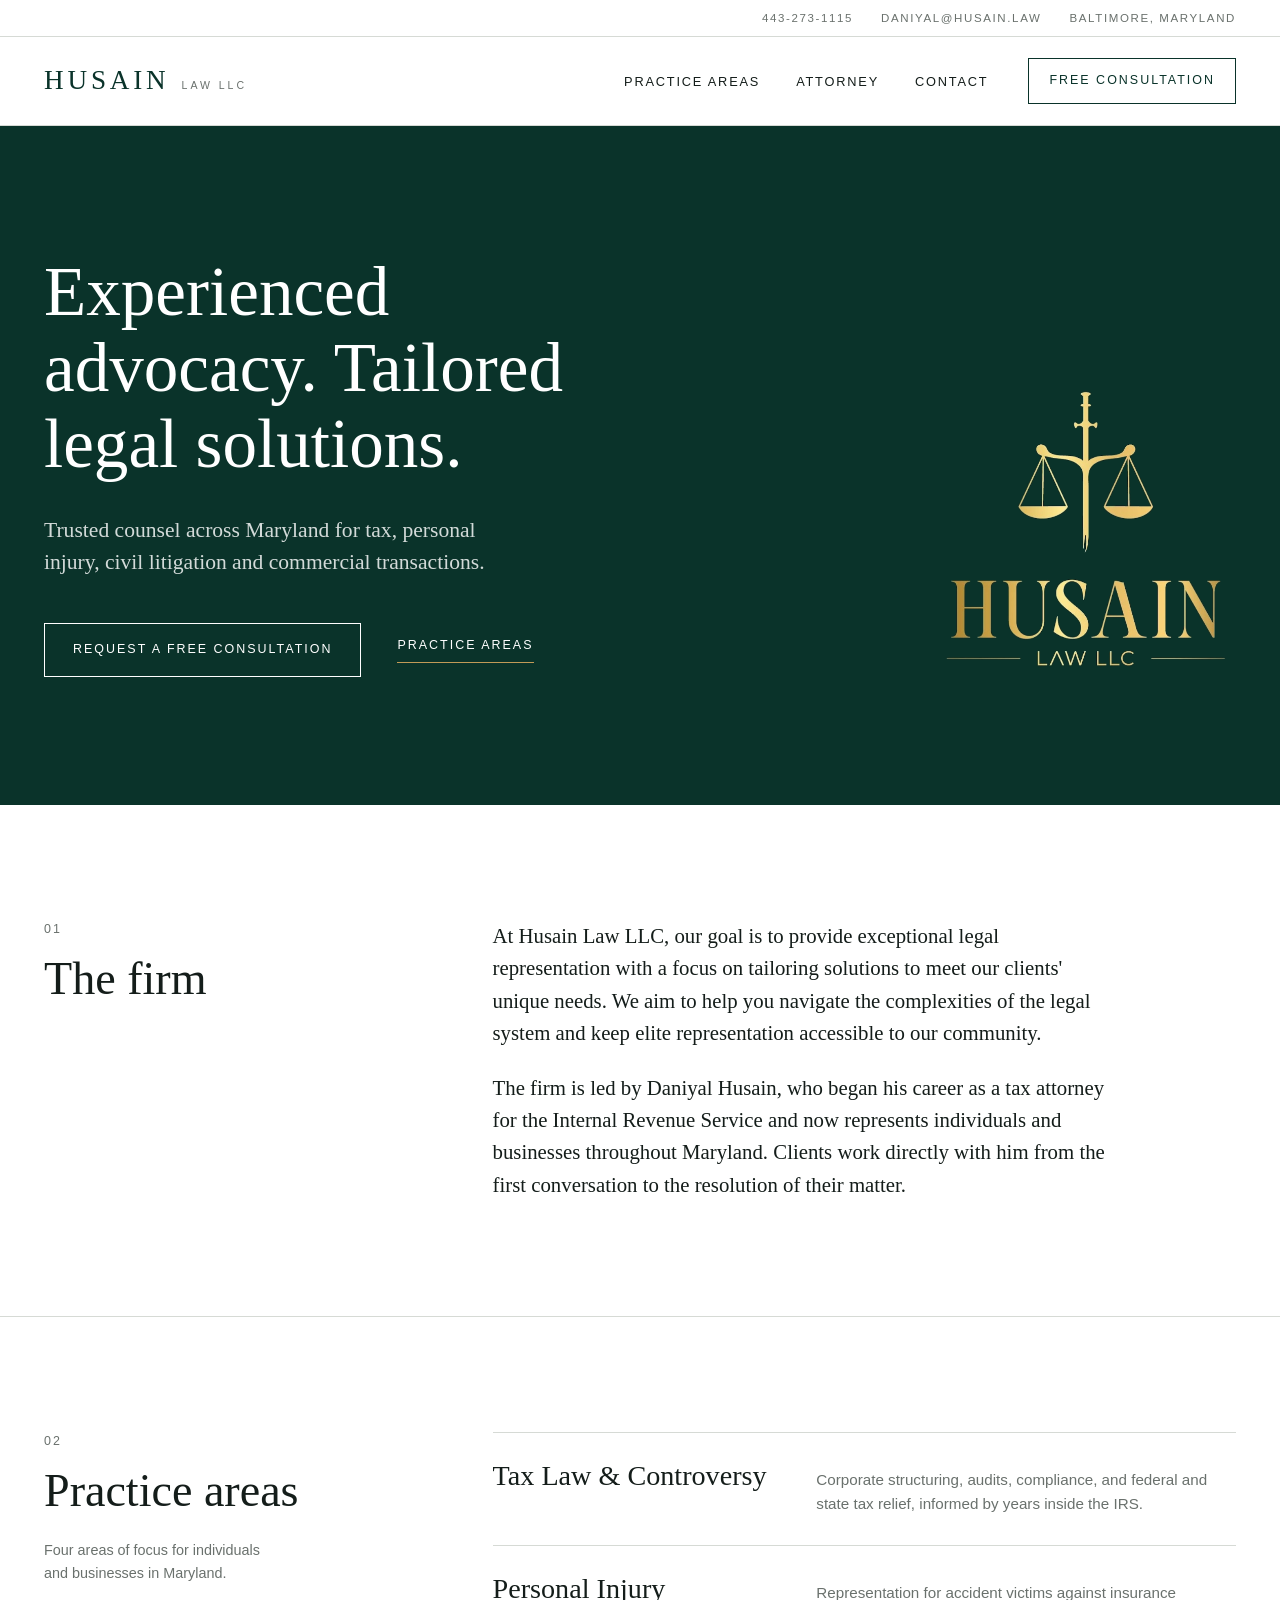
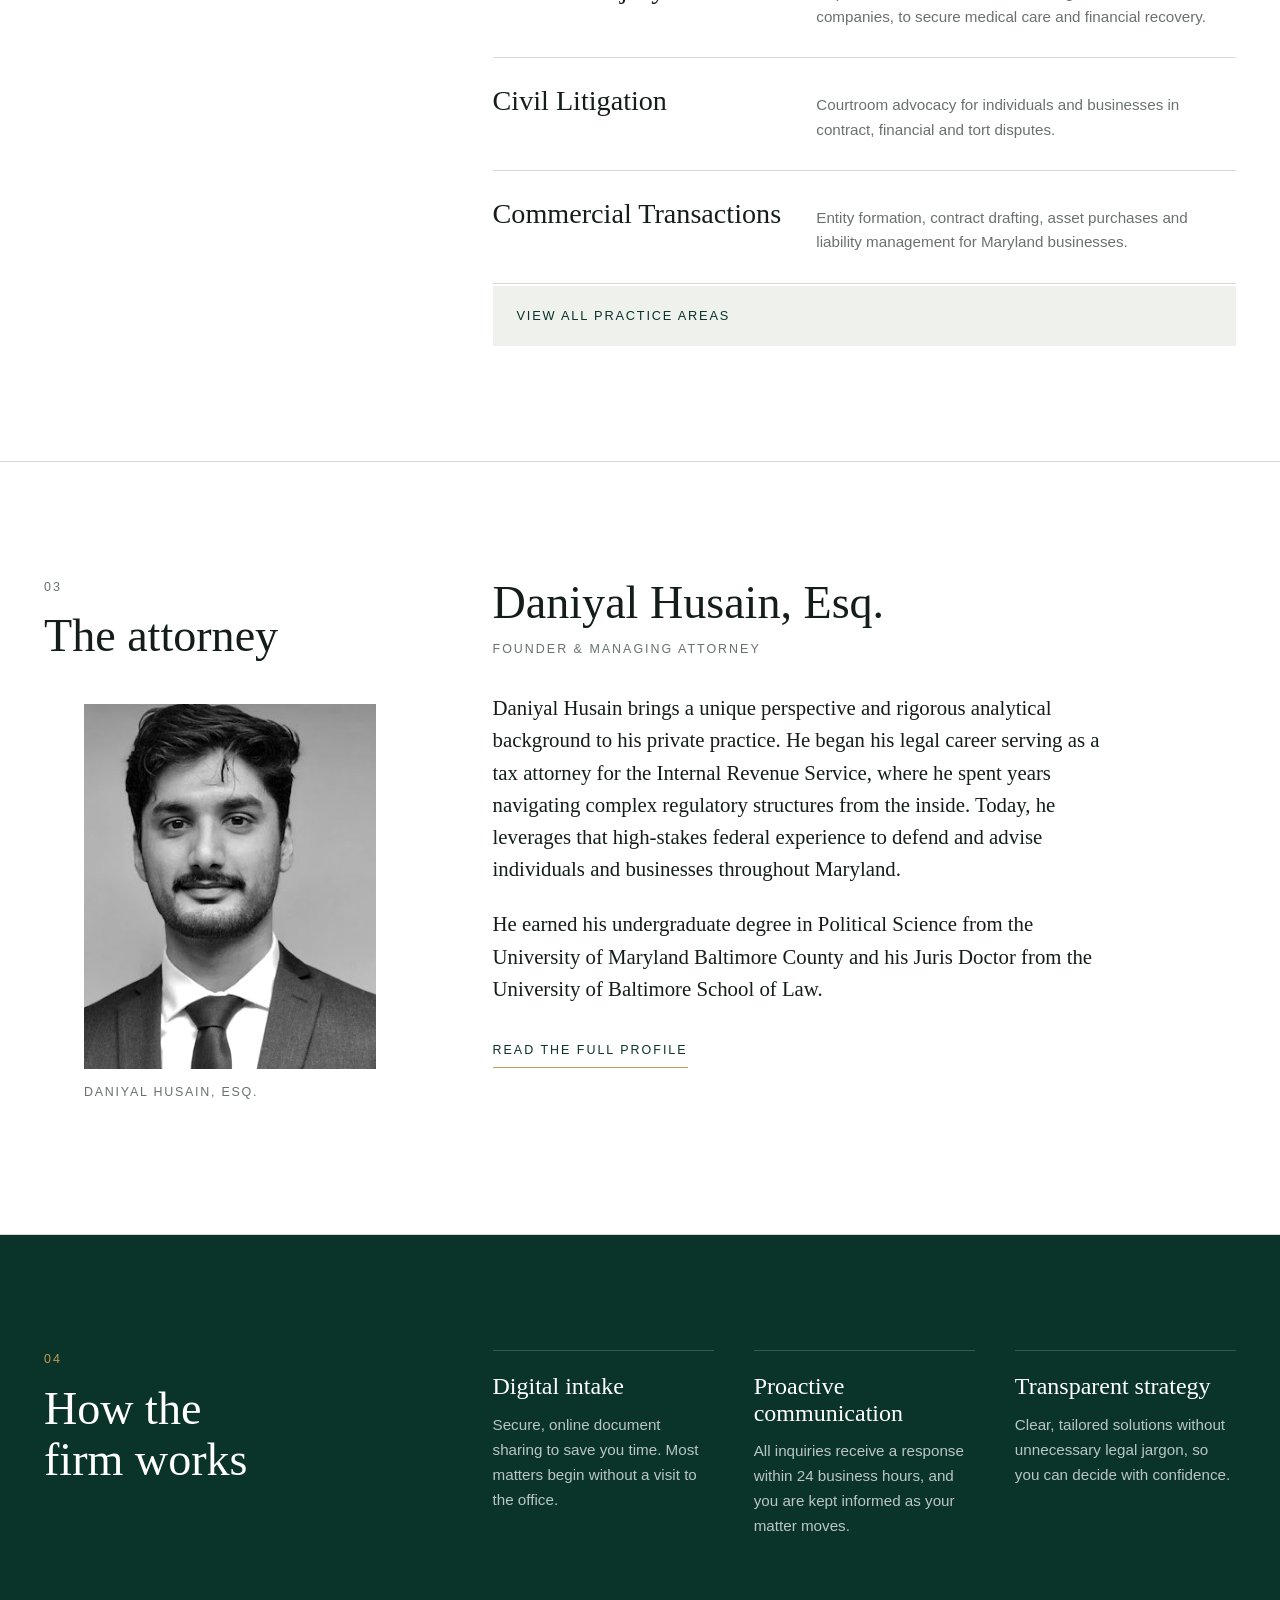
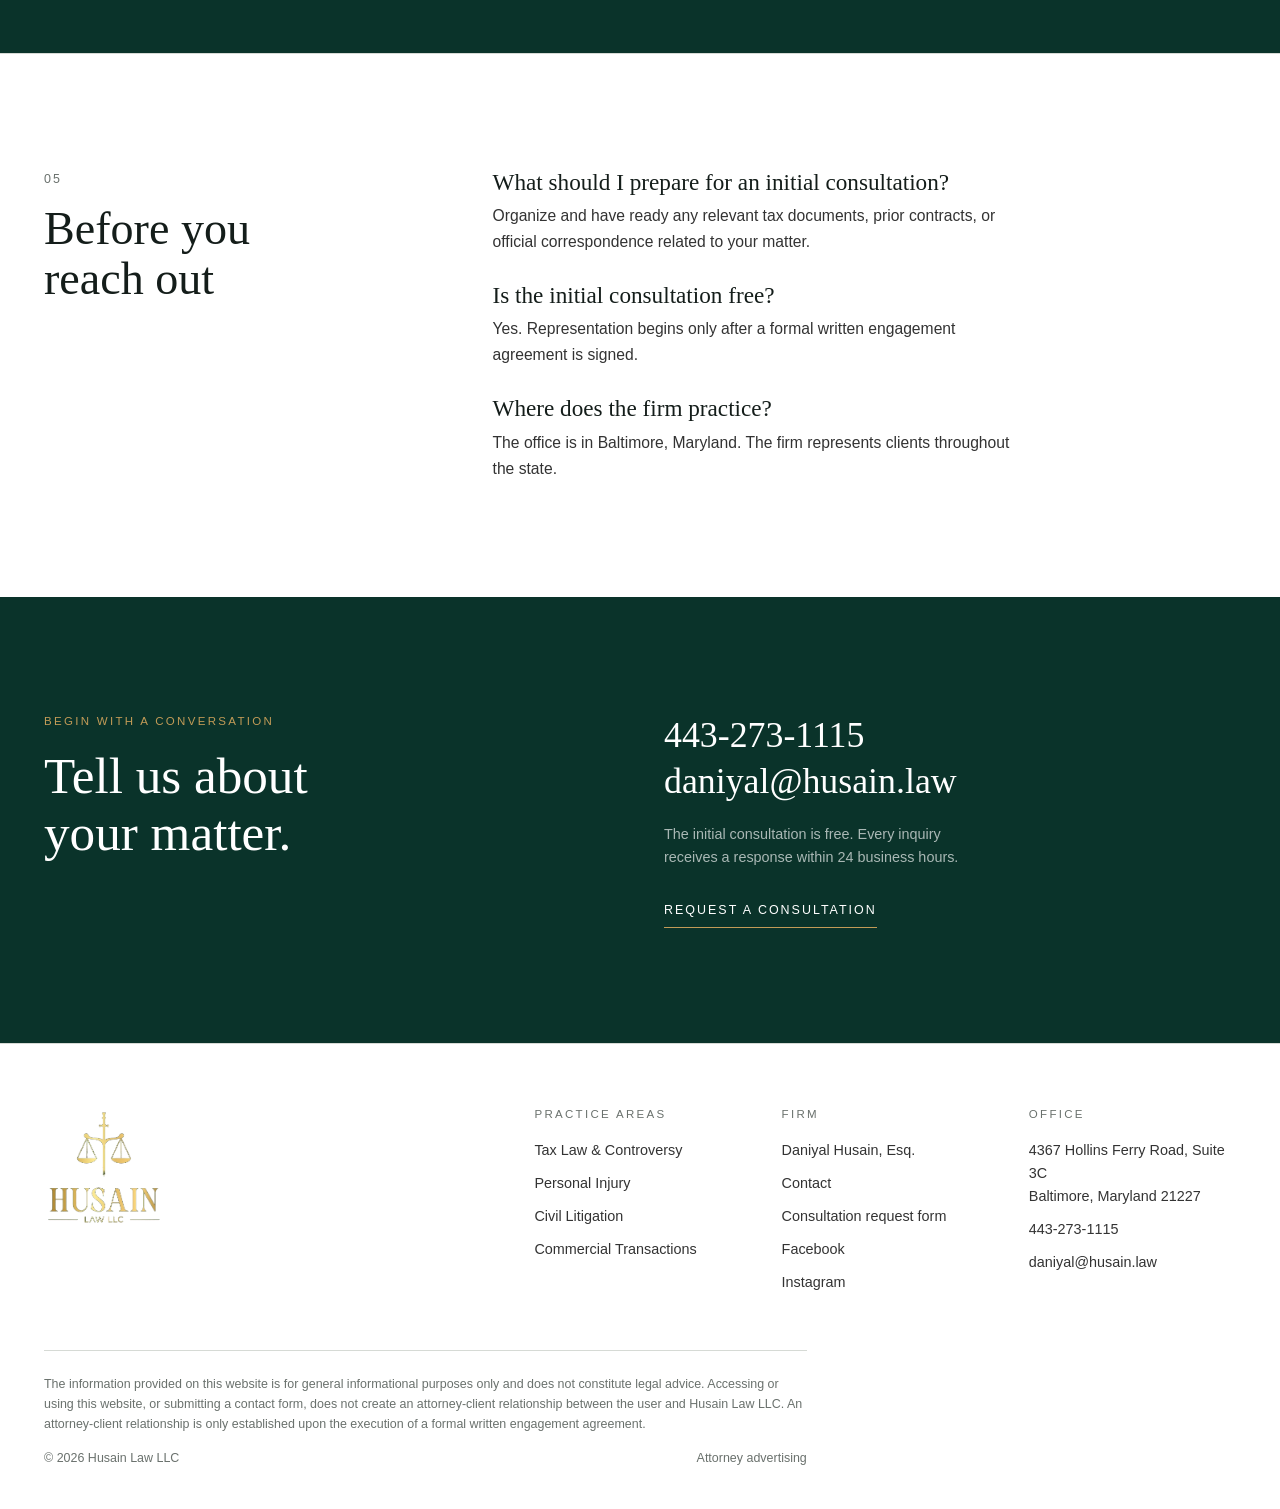
<file: home.html>
<!doctype html>
<html lang="en">
<head>
<meta charset="utf-8">
<script>if(location.protocol==="http:"&&/husain\.law$/.test(location.hostname))location.replace("https://"+location.host+location.pathname+location.search+location.hash)</script>
<title>Husain Law LLC</title>
<meta name="robots" content="noindex">
<link rel="canonical" href="https://www.husain.law/">
<meta http-equiv="refresh" content="0; url=/">
</head>
<body>
<p>This page has moved to <a href="/">https://www.husain.law/</a>.</p>
</body>
</html>
</file>
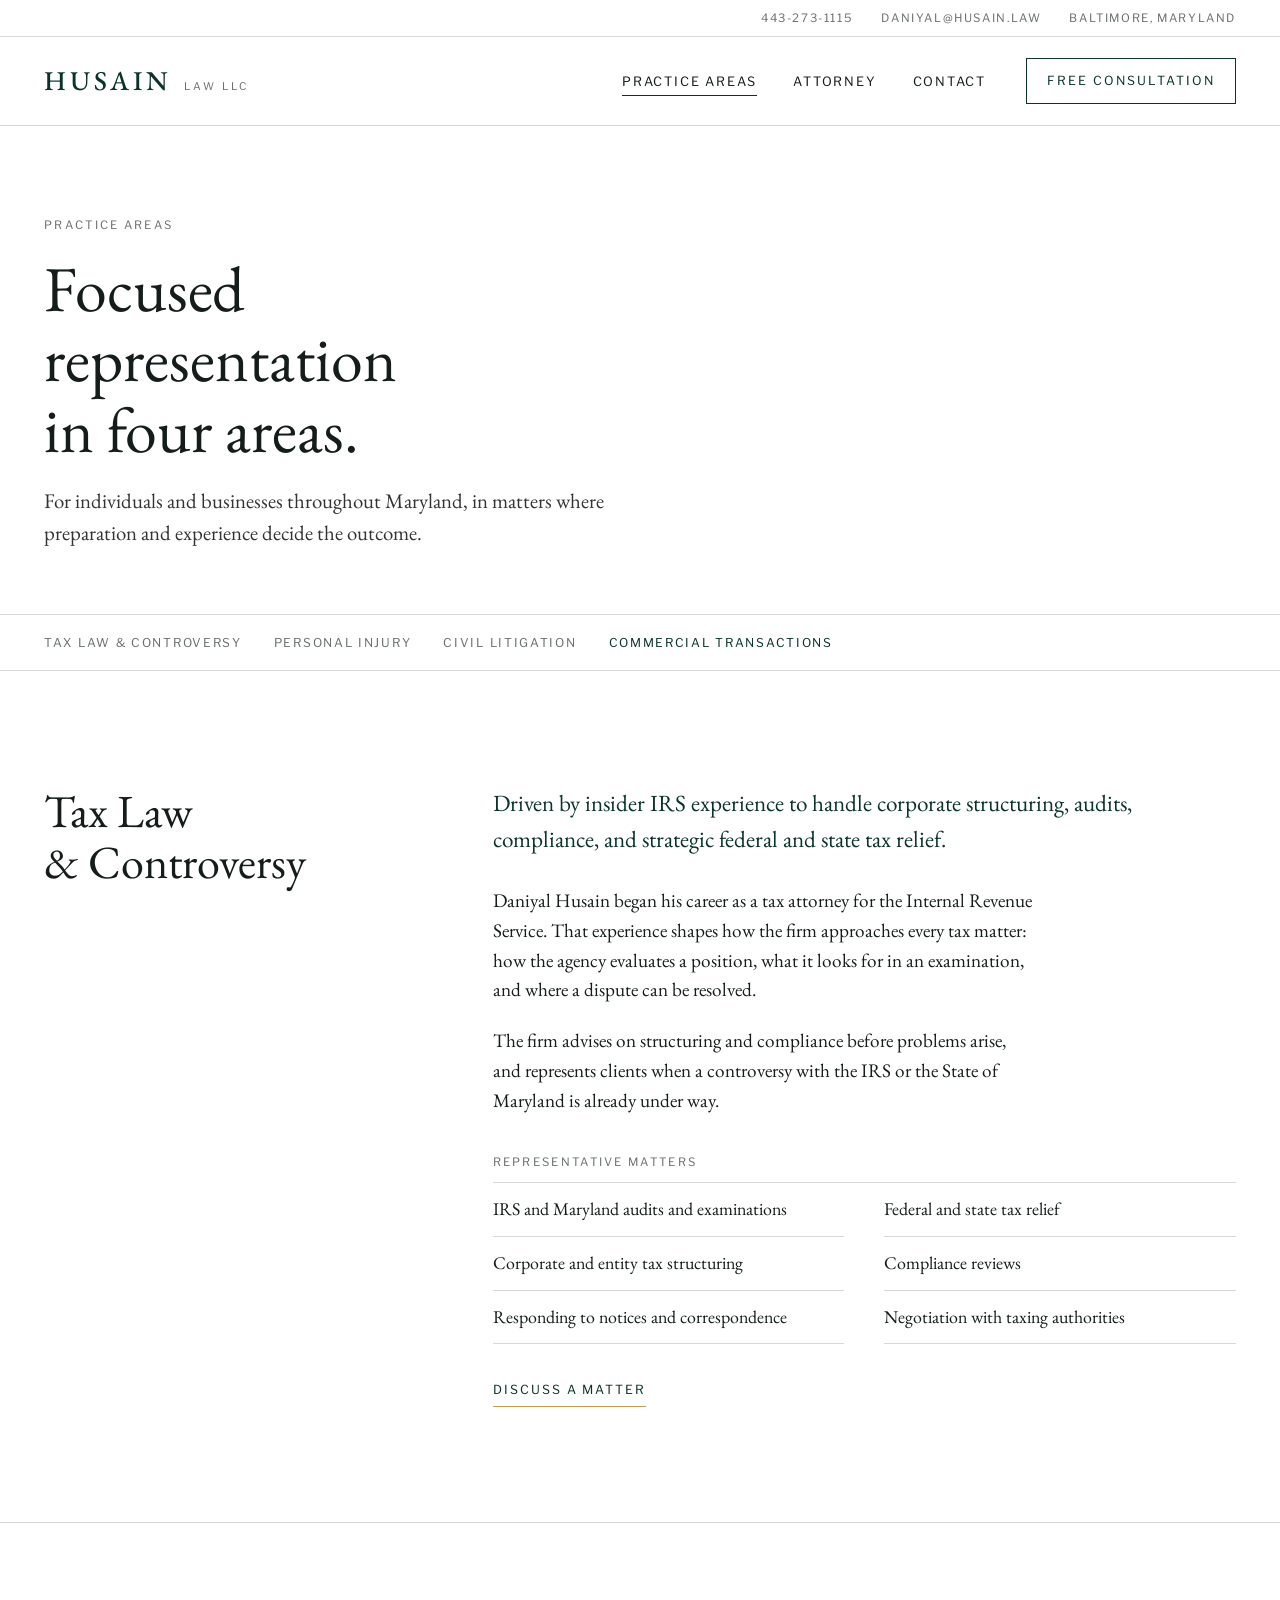
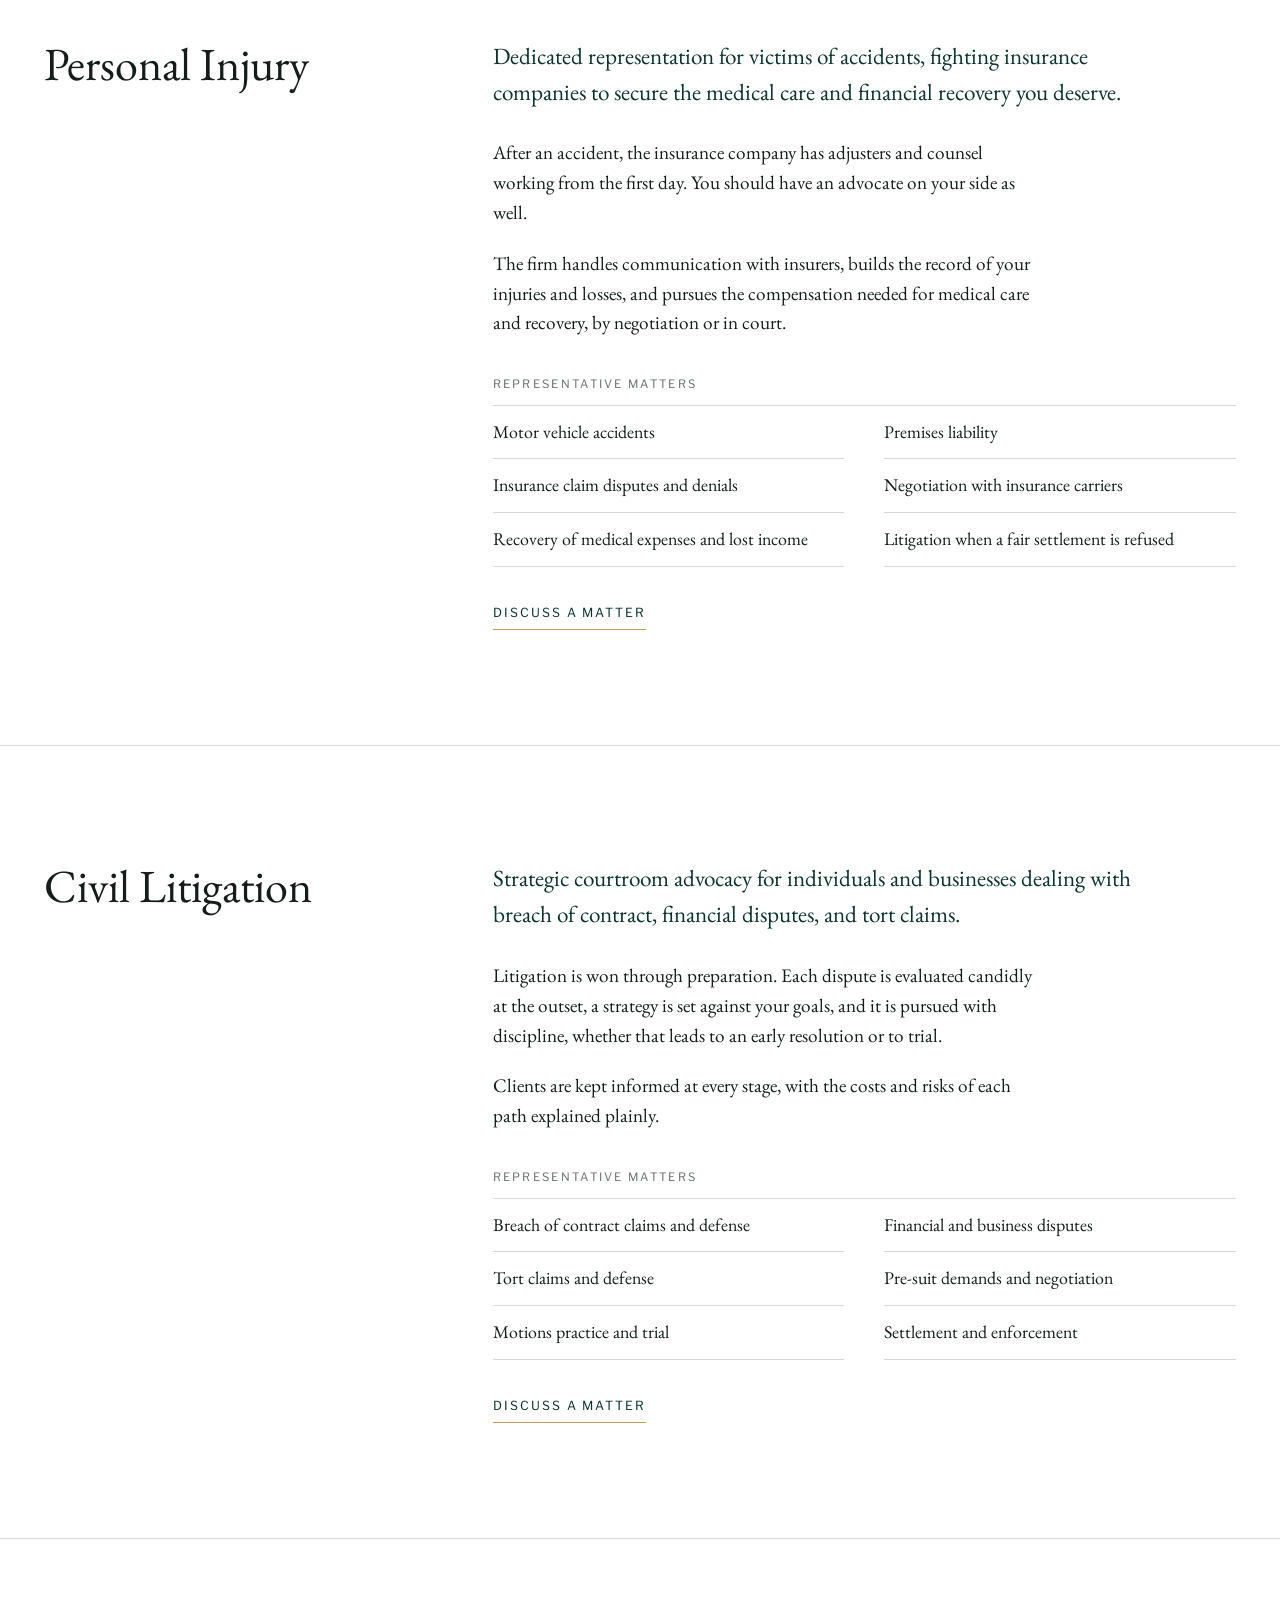
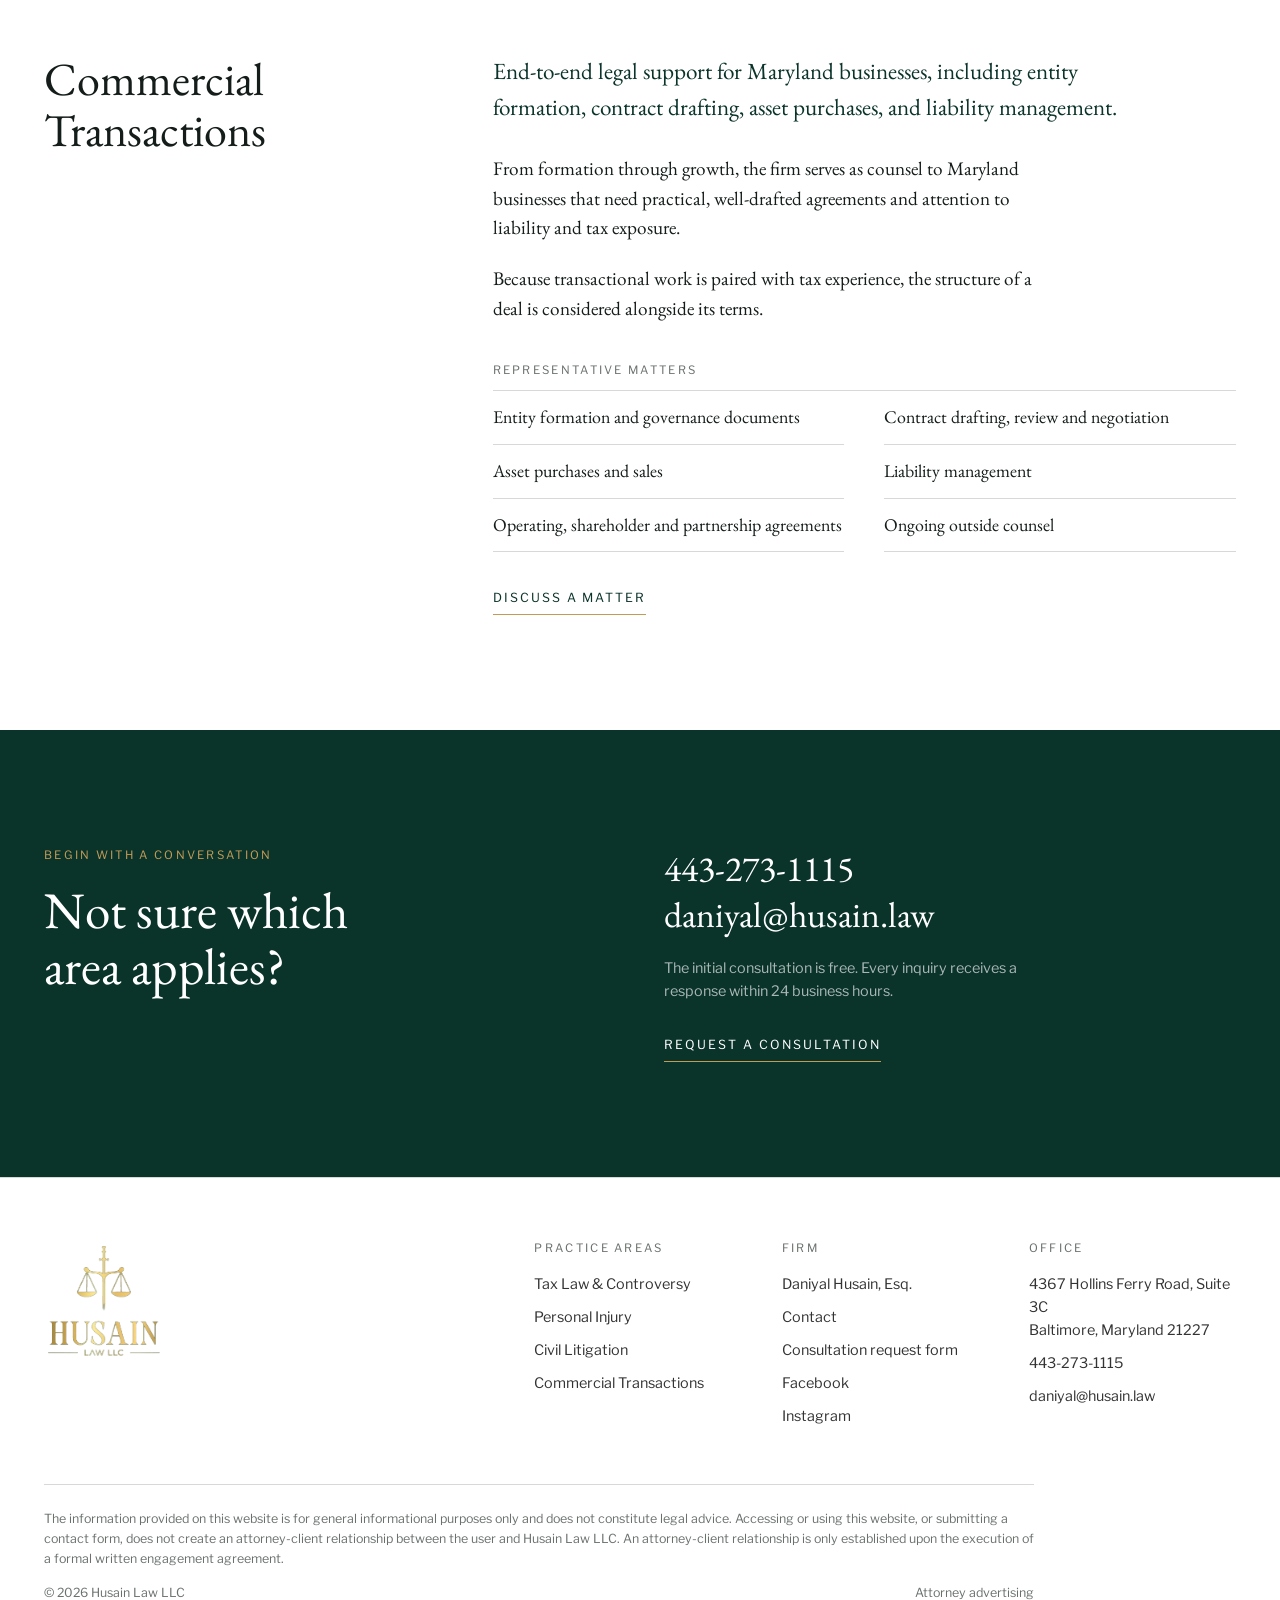
<file: practice-areas.html>
<!doctype html>
<html lang="en">
<head>
<meta charset="utf-8">
<script>if(location.protocol==="http:"&&/husain\.law$/.test(location.hostname))location.replace("https://"+location.host+location.pathname+location.search+location.hash)</script>
<meta name="viewport" content="width=device-width, initial-scale=1, viewport-fit=cover">
<title>Practice Areas | Husain Law LLC</title>
<meta name="description" content="Tax law and controversy, personal injury, civil litigation and commercial transactions for individuals and businesses across Maryland.">
<link rel="canonical" href="https://www.husain.law/practice-areas">
<meta name="theme-color" content="#0a332a">
<meta property="og:type" content="website">
<meta property="og:site_name" content="Husain Law LLC">
<meta property="og:title" content="Practice Areas | Husain Law LLC">
<meta property="og:description" content="Tax law and controversy, personal injury, civil litigation and commercial transactions for individuals and businesses across Maryland.">
<meta property="og:url" content="https://www.husain.law/practice-areas">
<meta property="og:image" content="https://www.husain.law/assets/img/og-logo.jpg">
<link rel="icon" href="assets/img/favicon.svg" type="image/svg+xml">
<link rel="apple-touch-icon" href="assets/img/og-logo.jpg">
<link rel="preconnect" href="https://fonts.googleapis.com">
<link rel="preconnect" href="https://fonts.gstatic.com" crossorigin>
<link rel="stylesheet" href="https://fonts.googleapis.com/css2?family=EB+Garamond:ital,wght@0,400;0,500;1,400&family=Libre+Franklin:wght@400;500;600&display=swap">
<link rel="stylesheet" href="assets/css/styles.css">
<script type="application/ld+json">
{"@context":"https://schema.org","@type":"LegalService","name":"Husain Law LLC","url":"https://www.husain.law/","logo":"https://www.husain.law/assets/img/og-logo.jpg","telephone":"+14432731115","email":"daniyal@husain.law","address":{"@type":"PostalAddress","streetAddress":"4367 Hollins Ferry Rd, Suite 3C","addressLocality":"Baltimore","addressRegion":"MD","postalCode":"21227","addressCountry":"US"},"areaServed":{"@type":"State","name":"Maryland"},"founder":{"@type":"Person","name":"Daniyal Husain","jobTitle":"Founder & Managing Attorney"},"sameAs":["https://www.facebook.com/HusainLawLLC","https://www.instagram.com/HusainLawLLC"]}
</script>
</head>
<body>
<a class="skip" href="#main">Skip to content</a>
<div class="util">
  <div class="wrap">
    <a href="tel:+14432731115">443-273-1115</a>
    <a href="mailto:daniyal@husain.law">daniyal@husain.law</a>
    <a class="hide-s" href="https://www.google.com/maps/search/?api=1&query=Husain%20Law%20LLC%2C%204367%20Hollins%20Ferry%20Rd%20Suite%203C%2C%20Baltimore%2C%20MD%2021227" target="_blank" rel="noopener">Baltimore, Maryland</a>
  </div>
</div>
<header class="header">
  <div class="wrap">
    <a class="wordmark" href="index.html" aria-label="Husain Law LLC, home"><b>Husain</b><span>Law LLC</span></a>
    <button class="nav-toggle" aria-expanded="false" aria-controls="site-nav"><span class="open">Menu</span><span class="close">Close</span></button>
    <nav class="nav" id="site-nav" aria-label="Main">
      <button class="nav-close" type="button">Close</button>
      <ul>
        <li><a href="practice-areas.html" aria-current="page">Practice Areas</a></li>
        <li><a href="attorney.html">Attorney</a></li>
        <li><a href="contact.html">Contact</a></li>
      </ul>
      <a class="btn" href="contact.html">Free consultation</a>
    </nav>
  </div>
</header>
<main id="main">

<section class="page-head">
  <div class="wrap">
    <p class="label">Practice areas</p>
    <h1>Focused representation in four areas.</h1>
    <p class="prose">For individuals and businesses throughout Maryland, in matters where preparation and experience decide the outcome.</p>
  </div>
</section>
<nav class="subnav" aria-label="Practice areas">
  <div class="wrap">
    <a href="#tax">Tax Law &amp; Controversy</a>
    <a href="#personal-injury">Personal Injury</a>
    <a href="#civil-litigation">Civil Litigation</a>
    <a href="#commercial">Commercial Transactions</a>
  </div>
</nav>

<section class="section area" id="tax">
  <div class="wrap row">
    <div class="row-head">
      <h2>Tax Law &amp; Controversy</h2>
    </div>
    <div>
      <p class="prose lead">Driven by insider IRS experience to handle corporate structuring, audits, compliance, and strategic federal and state tax relief.</p>
      <div class="prose body">
        <p>Daniyal Husain began his career as a tax attorney for the Internal Revenue Service. That experience shapes how the firm approaches every tax matter: how the agency evaluates a position, what it looks for in an examination, and where a dispute can be resolved.</p>
        <p>The firm advises on structuring and compliance before problems arise, and represents clients when a controversy with the IRS or the State of Maryland is already under way.</p>
      </div>
      <div class="matters">
        <h3>Representative matters</h3>
        <ul>
          <li>IRS and Maryland audits and examinations</li>
          <li>Federal and state tax relief</li>
          <li>Corporate and entity tax structuring</li>
          <li>Compliance reviews</li>
          <li>Responding to notices and correspondence</li>
          <li>Negotiation with taxing authorities</li>
        </ul>
      </div>
      <a class="tlink" href="contact.html">Discuss a matter</a>
    </div>
  </div>
</section>

<section class="section area" id="personal-injury">
  <div class="wrap row">
    <div class="row-head">
      <h2>Personal Injury</h2>
    </div>
    <div>
      <p class="prose lead">Dedicated representation for victims of accidents, fighting insurance companies to secure the medical care and financial recovery you deserve.</p>
      <div class="prose body">
        <p>After an accident, the insurance company has adjusters and counsel working from the first day. You should have an advocate on your side as well.</p>
        <p>The firm handles communication with insurers, builds the record of your injuries and losses, and pursues the compensation needed for medical care and recovery, by negotiation or in court.</p>
      </div>
      <div class="matters">
        <h3>Representative matters</h3>
        <ul>
          <li>Motor vehicle accidents</li>
          <li>Premises liability</li>
          <li>Insurance claim disputes and denials</li>
          <li>Negotiation with insurance carriers</li>
          <li>Recovery of medical expenses and lost income</li>
          <li>Litigation when a fair settlement is refused</li>
        </ul>
      </div>
      <a class="tlink" href="contact.html">Discuss a matter</a>
    </div>
  </div>
</section>

<section class="section area" id="civil-litigation">
  <div class="wrap row">
    <div class="row-head">
      <h2>Civil Litigation</h2>
    </div>
    <div>
      <p class="prose lead">Strategic courtroom advocacy for individuals and businesses dealing with breach of contract, financial disputes, and tort claims.</p>
      <div class="prose body">
        <p>Litigation is won through preparation. Each dispute is evaluated candidly at the outset, a strategy is set against your goals, and it is pursued with discipline, whether that leads to an early resolution or to trial.</p>
        <p>Clients are kept informed at every stage, with the costs and risks of each path explained plainly.</p>
      </div>
      <div class="matters">
        <h3>Representative matters</h3>
        <ul>
          <li>Breach of contract claims and defense</li>
          <li>Financial and business disputes</li>
          <li>Tort claims and defense</li>
          <li>Pre-suit demands and negotiation</li>
          <li>Motions practice and trial</li>
          <li>Settlement and enforcement</li>
        </ul>
      </div>
      <a class="tlink" href="contact.html">Discuss a matter</a>
    </div>
  </div>
</section>

<section class="section area" id="commercial">
  <div class="wrap row">
    <div class="row-head">
      <h2>Commercial Transactions</h2>
    </div>
    <div>
      <p class="prose lead">End-to-end legal support for Maryland businesses, including entity formation, contract drafting, asset purchases, and liability management.</p>
      <div class="prose body">
        <p>From formation through growth, the firm serves as counsel to Maryland businesses that need practical, well-drafted agreements and attention to liability and tax exposure.</p>
        <p>Because transactional work is paired with tax experience, the structure of a deal is considered alongside its terms.</p>
      </div>
      <div class="matters">
        <h3>Representative matters</h3>
        <ul>
          <li>Entity formation and governance documents</li>
          <li>Contract drafting, review and negotiation</li>
          <li>Asset purchases and sales</li>
          <li>Liability management</li>
          <li>Operating, shareholder and partnership agreements</li>
          <li>Ongoing outside counsel</li>
        </ul>
      </div>
      <a class="tlink" href="contact.html">Discuss a matter</a>
    </div>
  </div>
</section>

<section class="close-band on-green">
  <div class="wrap">
    <div>
      <p class="label">Begin with a conversation</p>
      <h2 style="margin-top:18px">Not sure which area applies?</h2>
    </div>
    <div>
      <p class="big"><a href="tel:+14432731115">443-273-1115</a><br><a href="mailto:daniyal@husain.law">daniyal@husain.law</a></p>
      <p class="note">The initial consultation is free. Every inquiry receives a response within 24 business hours.</p>
      <a class="tlink" href="contact.html">Request a consultation</a>
    </div>
  </div>
</section>
</main>
<footer class="footer">
  <div class="wrap">
    <div class="grid">
      <div>
        <img class="logo" src="assets/img/logo.png" alt="Husain Law LLC" width="593" height="585">
      </div>
      <div>
        <h4>Practice areas</h4>
        <ul>
          <li><a href="practice-areas.html#tax">Tax Law &amp; Controversy</a></li>
          <li><a href="practice-areas.html#personal-injury">Personal Injury</a></li>
          <li><a href="practice-areas.html#civil-litigation">Civil Litigation</a></li>
          <li><a href="practice-areas.html#commercial">Commercial Transactions</a></li>
        </ul>
      </div>
      <div>
        <h4>Firm</h4>
        <ul>
          <li><a href="attorney.html">Daniyal Husain, Esq.</a></li>
          <li><a href="contact.html">Contact</a></li>
          <li><a href="https://docs.google.com/forms/d/e/1FAIpQLSdneJnFISohvJOi_d87qdXi-t5cyNEKxKZo_2rMfikx2wuspg/viewform" target="_blank" rel="noopener">Consultation request form</a></li>
          <li><a href="https://www.facebook.com/HusainLawLLC" target="_blank" rel="noopener">Facebook</a></li>
          <li><a href="https://www.instagram.com/HusainLawLLC" target="_blank" rel="noopener">Instagram</a></li>
        </ul>
      </div>
      <div>
        <h4>Office</h4>
        <address>
          <a href="https://www.google.com/maps/search/?api=1&query=Husain%20Law%20LLC%2C%204367%20Hollins%20Ferry%20Rd%20Suite%203C%2C%20Baltimore%2C%20MD%2021227" target="_blank" rel="noopener">4367 Hollins Ferry Road, Suite 3C<br>Baltimore, Maryland 21227</a>
          <a href="tel:+14432731115">443-273-1115</a>
          <a href="mailto:daniyal@husain.law">daniyal@husain.law</a>
        </address>
      </div>
    </div>
    <div class="legal">
      <p>The information provided on this website is for general informational purposes only and does not constitute legal advice. Accessing or using this website, or submitting a contact form, does not create an attorney-client relationship between the user and Husain Law LLC. An attorney-client relationship is only established upon the execution of a formal written engagement agreement.</p>
      <div class="meta"><span>&copy; <span id="year">2026</span> Husain Law LLC</span><span>Attorney advertising</span></div>
    </div>
  </div>
</footer>
<script src="assets/js/main.js"></script>
</body>
</html>
</file>
<file: assets/css/styles.css>
/* Husain Law LLC
   Typographic, flat and quiet. Deep green and gold kept from the firm's identity.
   Garamond for headings and long text, Franklin for navigation and labels.
   No icons, no gradients, no shadows, no rounded corners, no motion. */

:root {
  --green: #0a332a;
  --green-deep: #072a22;
  --gold: #c29b57;
  --gold-2: #c5a059;
  --white: #ffffff;
  --tint: #eef1ec;
  --ink: #141d1a;
  --ink-2: #333333;
  --grey: #6a716d;
  --rule: #d6dad5;
  --rule-dark: rgba(255,255,255,.18);

  --serif: "EB Garamond", Garamond, "Times New Roman", serif;
  --sans: "Libre Franklin", "Franklin Gothic Medium", "Helvetica Neue", Arial, sans-serif;

  --max: 1240px;
  --gl: max(24px, env(safe-area-inset-left, 0px));
  --gr: max(24px, env(safe-area-inset-right, 0px));
  color-scheme: light;
}

*, *::before, *::after { box-sizing: border-box; }
html { -webkit-text-size-adjust: 100%; }
body { margin: 0; background: var(--white); color: var(--ink); font-family: var(--sans); font-size: 1rem; line-height: 1.6; }
body::before { content: ""; position: fixed; inset: 0 0 auto; height: env(safe-area-inset-top, 0px); z-index: 60; background: var(--white); }
img { max-width: 100%; height: auto; display: block; }
a { color: inherit; }
h1, h2, h3, h4 { font-family: var(--serif); font-weight: 400; line-height: 1.1; margin: 0; text-wrap: balance; }
p { margin: 0; }
ul, ol { margin: 0; padding: 0; list-style: none; }
button { font: inherit; }
:focus-visible { outline: 2px solid var(--gold); outline-offset: 3px; }
.skip { position: absolute; left: 8px; top: -60px; z-index: 100; background: var(--green); color: #fff; padding: 10px 14px; }
.skip:focus { top: 8px; }

.wrap { max-width: var(--max); margin-inline: auto; padding-left: var(--gl); padding-right: var(--gr); }

/* Labels and running text */
.label { font-family: var(--sans); font-size: .72rem; letter-spacing: .2em; text-transform: uppercase; color: var(--grey); }
.on-green .label { color: var(--gold); }
.prose { font-family: var(--serif); font-size: 1.3rem; line-height: 1.55; max-width: 60ch; }
.prose p + p { margin-top: 1.1em; }
.on-green .prose { color: rgba(255,255,255,.9); }
.sans { font-family: var(--sans); font-size: .98rem; line-height: 1.65; color: var(--ink-2); max-width: 62ch; }

/* Links */
.tlink { font-family: var(--sans); font-size: .78rem; letter-spacing: .16em; text-transform: uppercase; text-decoration: none; color: var(--green); display: inline-block; padding-bottom: 6px; border-bottom: 1px solid var(--gold); }
.tlink:hover { border-bottom-color: var(--green); }
.on-green .tlink { color: #fff; }
.on-green .tlink:hover { border-bottom-color: #fff; }
.btn { display: inline-block; font-family: var(--sans); font-size: .78rem; letter-spacing: .16em; text-transform: uppercase; text-decoration: none; padding: 16px 28px; border: 1px solid var(--green); color: var(--green); background: transparent; cursor: pointer; }
.btn:hover { background: var(--green); color: #fff; }
.btn-solid { background: var(--green); color: #fff; }
.btn-solid:hover { background: var(--green-deep); }
.on-green .btn { border-color: #fff; color: #fff; }
.on-green .btn:hover { background: #fff; color: var(--green); }

/* Utility row */
.util { border-bottom: 1px solid var(--rule); font-size: .72rem; letter-spacing: .14em; text-transform: uppercase; }
.util .wrap { display: flex; justify-content: flex-end; gap: 28px; min-height: 36px; align-items: center; }
.util a { text-decoration: none; color: var(--grey); }
.util a:hover { color: var(--green); }
@media (max-width: 640px) { .util .wrap { justify-content: flex-start; } .util .hide-s { display: none; } }

/* Header */
.header { position: sticky; top: env(safe-area-inset-top, 0px); z-index: 50; background: var(--white); border-bottom: 1px solid var(--rule); }
.header .wrap { display: flex; align-items: center; justify-content: space-between; gap: 32px; min-height: 88px; }
.wordmark { text-decoration: none; display: flex; align-items: baseline; gap: 12px; color: var(--green); }
.wordmark b { font-family: var(--serif); font-weight: 500; font-size: 1.7rem; letter-spacing: .14em; text-transform: uppercase; line-height: 1; }
.wordmark span { font-family: var(--sans); font-size: .66rem; letter-spacing: .28em; text-transform: uppercase; color: var(--grey); }
.nav { display: flex; align-items: center; gap: 40px; }
.nav ul { display: flex; gap: 36px; }
.nav li a { text-decoration: none; font-size: .8rem; letter-spacing: .14em; text-transform: uppercase; color: var(--ink); padding: 6px 0; border-bottom: 1px solid transparent; }
.nav li a:hover { border-bottom-color: var(--gold); }
.nav li a[aria-current="page"] { border-bottom-color: var(--green); }
.nav .btn { padding: 12px 20px; }
.nav-toggle { display: none; background: none; border: 0; color: var(--green); font-family: var(--sans); font-size: .78rem; letter-spacing: .16em; text-transform: uppercase; padding: 10px 0; cursor: pointer; }
.nav-toggle .close, .nav-toggle[aria-expanded="true"] .open { display: none; }
.nav-toggle[aria-expanded="true"] .close { display: inline; }
@media (max-width: 960px) {
  .nav-toggle { display: inline-block; }
  .nav { display: none; position: fixed; inset: 0; top: calc(env(safe-area-inset-top, 0px) + 0px); background: var(--green); color: #fff; z-index: 70; flex-direction: column; align-items: flex-start; justify-content: center; gap: 40px; padding: 40px var(--gl) 40px var(--gr); }
  .nav.is-open { display: flex; }
  .nav ul { flex-direction: column; gap: 6px; }
  .nav li a { font-family: var(--serif); font-size: 2.2rem; letter-spacing: 0; text-transform: none; color: #fff; border: 0; }
  .nav li a[aria-current="page"] { color: var(--gold); }
  .nav .btn { border-color: #fff; color: #fff; }
  .nav-close { position: absolute; top: calc(env(safe-area-inset-top, 0px) + 28px); right: var(--gr); background: none; border: 0; color: #fff; font-family: var(--sans); font-size: .78rem; letter-spacing: .16em; text-transform: uppercase; cursor: pointer; }
  body.menu-open { overflow: hidden; }
}
.nav-close { display: none; }
@media (max-width: 960px) { .nav.is-open .nav-close { display: block; } }

/* Hero */
.hero { background: var(--green); color: #fff; }
.hero .wrap { padding-block: clamp(72px, 10vw, 150px); display: grid; grid-template-columns: minmax(0, 7fr) minmax(0, 5fr); gap: 48px; align-items: end; }
.hero h1 { font-size: clamp(2.6rem, 5.4vw, 4.6rem); max-width: 16ch; }
.hero .sub { margin-top: 32px; font-family: var(--serif); font-size: 1.35rem; line-height: 1.5; color: rgba(255,255,255,.82); max-width: 44ch; }
.hero .actions { margin-top: 44px; display: flex; gap: 36px; flex-wrap: wrap; align-items: center; }
.hero .seal { justify-self: end; width: min(100%, 300px); }
.hero .seal img { width: 100%; }
@media (max-width: 880px) { .hero .wrap { grid-template-columns: 1fr; } .hero .seal { width: 160px; justify-self: start; order: -1; } }

/* Section scaffolding (numbered, as a table of contents down the page) */
.section { padding-block: clamp(64px, 9vw, 128px); }
.section + .section { border-top: 1px solid var(--rule); }
.on-green { background: var(--green); color: #fff; }
.on-tint { background: var(--tint); }
.row { display: grid; grid-template-columns: minmax(0, 4fr) minmax(0, 8fr); gap: clamp(32px, 6vw, 96px); align-items: start; }
.row-head { display: grid; gap: 14px; }
.row-head .num { font-family: var(--sans); font-size: .78rem; letter-spacing: .16em; color: var(--grey); }
.on-green .row-head .num { color: var(--gold); }
.row-head h2 { font-size: clamp(2rem, 3.6vw, 3rem); }
.row-head .aside { font-family: var(--sans); font-size: .9rem; color: var(--grey); max-width: 30ch; margin-top: 8px; }
.on-green .row-head .aside { color: rgba(255,255,255,.65); }
@media (max-width: 820px) { .row { grid-template-columns: 1fr; } }

/* Practice list */
.plist { border-top: 1px solid var(--rule); }
.on-green .plist { border-top-color: var(--rule-dark); }
.plist li { border-bottom: 1px solid var(--rule); }
.on-green .plist li { border-bottom-color: var(--rule-dark); }
.plist a { display: grid; grid-template-columns: minmax(0, 5fr) minmax(0, 7fr); gap: 24px; padding: 28px 0; text-decoration: none; align-items: baseline; }
.plist h3 { font-size: clamp(1.45rem, 2.2vw, 1.9rem); }
.plist a:hover h3 { color: var(--gold-2); }
.plist p { font-family: var(--sans); font-size: .95rem; line-height: 1.6; color: var(--grey); }
.on-green .plist p { color: rgba(255,255,255,.7); }
@media (max-width: 640px) { .plist a { grid-template-columns: 1fr; gap: 8px; } }
.band { display: block; text-decoration: none; background: var(--tint); color: var(--green); font-size: .8rem; letter-spacing: .14em; text-transform: uppercase; padding: 20px 24px; margin-top: 2px; }
.band:hover { background: var(--green); color: #fff; }

/* Attorney feature */
.attorney { display: grid; grid-template-columns: minmax(0, 4fr) minmax(0, 8fr); gap: clamp(32px, 6vw, 96px); align-items: start; }
.photo img { width: 100%; aspect-ratio: 4 / 5; object-fit: cover; object-position: top; filter: grayscale(1) contrast(1.05); }
.photo figcaption { margin-top: 14px; font-family: var(--sans); font-size: .78rem; letter-spacing: .14em; text-transform: uppercase; color: var(--grey); }
.attorney-copy h3 { font-size: clamp(2rem, 3.6vw, 3rem); }
.attorney-copy .role { font-family: var(--sans); font-size: .78rem; letter-spacing: .16em; text-transform: uppercase; color: var(--grey); margin-top: 12px; }
.attorney-copy .prose { margin-top: 32px; }
.row-head .photo { max-width: 360px; }
.attorney-copy .tlink { margin-top: 36px; }
@media (max-width: 820px) { .attorney { grid-template-columns: 1fr; } .photo { max-width: 360px; } }

/* Three-column text */
.cols { display: grid; grid-template-columns: repeat(3, minmax(0, 1fr)); gap: 40px; }
.cols > div { border-top: 1px solid var(--rule); padding-top: 22px; }
.on-green .cols > div { border-top-color: var(--rule-dark); }
.cols h3 { font-size: 1.5rem; }
.cols p { margin-top: 12px; font-family: var(--sans); font-size: .95rem; line-height: 1.65; color: var(--grey); }
.on-green .cols p { color: rgba(255,255,255,.72); }
@media (max-width: 760px) { .cols { grid-template-columns: 1fr; gap: 28px; } }

/* Definition lists */
.dl { border-top: 1px solid var(--rule); }
.dl > div { display: grid; grid-template-columns: minmax(0, 3fr) minmax(0, 9fr); gap: 24px; padding: 20px 0; border-bottom: 1px solid var(--rule); }
.dl dt { font-family: var(--sans); font-size: .72rem; letter-spacing: .18em; text-transform: uppercase; color: var(--grey); padding-top: 6px; }
.dl dd { margin: 0; font-family: var(--serif); font-size: 1.25rem; line-height: 1.45; }
.dl dd small { display: block; font-family: var(--sans); font-size: .9rem; color: var(--grey); margin-top: 2px; }
.dl dd a { text-decoration: none; }
.dl dd a:hover { color: var(--gold-2); }
.on-green .dl, .on-green .dl > div { border-color: var(--rule-dark); }
.on-green .dl dt { color: var(--gold); }
.on-green .dl dd small { color: rgba(255,255,255,.65); }
@media (max-width: 560px) { .dl > div { grid-template-columns: 1fr; gap: 6px; } }

/* Contact band */
.close-band { background: var(--green); color: #fff; }
.close-band .wrap { padding-block: clamp(64px, 9vw, 120px); display: grid; grid-template-columns: minmax(0, 6fr) minmax(0, 6fr); gap: 48px; align-items: start; }
.close-band h2 { font-size: clamp(2.2rem, 4vw, 3.4rem); max-width: 14ch; }
.close-band .big { font-family: var(--serif); font-size: clamp(1.6rem, 2.8vw, 2.3rem); line-height: 1.3; }
.close-band .big a { text-decoration: none; }
.close-band .big a:hover { color: var(--gold); }
.close-band .note { margin-top: 18px; font-size: .9rem; color: rgba(255,255,255,.65); max-width: 40ch; }
.close-band .tlink { margin-top: 32px; }
@media (max-width: 820px) { .close-band .wrap { grid-template-columns: 1fr; } }

/* Footer */
.footer { border-top: 1px solid var(--rule); font-size: .9rem; color: var(--ink-2); }
.footer .grid { display: grid; grid-template-columns: minmax(0, 5fr) repeat(3, minmax(0, 2.3fr)); gap: 40px; padding-block: 64px 56px; }
.footer .logo { width: 120px; }
.footer h4 { font-family: var(--sans); font-size: .72rem; letter-spacing: .2em; text-transform: uppercase; color: var(--grey); margin-bottom: 18px; }
.footer ul { display: grid; gap: 10px; }
.footer a { text-decoration: none; }
.footer a:hover { color: var(--gold-2); }
.footer address { font-style: normal; display: grid; gap: 10px; }
.footer .legal { border-top: 1px solid var(--rule); padding-block: 24px 40px; font-size: .78rem; color: var(--grey); display: grid; gap: 14px; max-width: 110ch; }
.footer .legal .meta { display: flex; justify-content: space-between; gap: 16px; flex-wrap: wrap; }
@media (max-width: 900px) { .footer .grid { grid-template-columns: 1fr 1fr; } }
@media (max-width: 520px) { .footer .grid { grid-template-columns: 1fr; } }

/* Page header (inner pages) */
.page-head { border-bottom: 1px solid var(--rule); }
.page-head .wrap { padding-block: clamp(56px, 7vw, 96px) clamp(40px, 5vw, 64px); display: grid; gap: 20px; }
.page-head h1 { font-size: clamp(2.6rem, 5vw, 4.2rem); max-width: 16ch; }
.page-head .prose { font-size: 1.3rem; color: var(--ink-2); }
.subnav { position: sticky; top: calc(env(safe-area-inset-top, 0px) + 89px); z-index: 40; background: var(--white); border-bottom: 1px solid var(--rule); }
.subnav .wrap { display: flex; gap: 32px; overflow-x: auto; scrollbar-width: none; }
.subnav .wrap::-webkit-scrollbar { display: none; }
.subnav a { text-decoration: none; white-space: nowrap; font-size: .76rem; letter-spacing: .14em; text-transform: uppercase; color: var(--grey); padding: 18px 0; border-bottom: 1px solid transparent; margin-bottom: -1px; }
.subnav a:hover, .subnav a.is-active { color: var(--green); border-bottom-color: var(--green); }

/* Practice detail */
.area { scroll-margin-top: 150px; }
.area .prose { margin-top: 0; }
.area .lead { font-size: 1.45rem; color: var(--green); }
.area .body { margin-top: 28px; font-size: 1.2rem; }
.matters { margin-top: 40px; }
.matters h3 { font-family: var(--sans); font-size: .72rem; letter-spacing: .2em; text-transform: uppercase; color: var(--grey); margin-bottom: 14px; }
.matters ul { display: grid; grid-template-columns: 1fr 1fr; gap: 0 40px; border-top: 1px solid var(--rule); }
.matters li { font-family: var(--serif); font-size: 1.12rem; padding: 12px 0; border-bottom: 1px solid var(--rule); }
.area .tlink { margin-top: 36px; }
@media (max-width: 600px) { .matters ul { grid-template-columns: 1fr; } }

/* Attorney page */
.profile { display: grid; grid-template-columns: minmax(0, 4fr) minmax(0, 8fr); gap: clamp(32px, 6vw, 96px); align-items: start; }
.profile .photo { position: sticky; top: calc(env(safe-area-inset-top, 0px) + 112px); }
.profile .prose:first-child { font-size: 1.45rem; color: var(--green); }
.profile .dl { margin-top: 48px; }
.profile h2 { font-family: var(--sans); font-size: .72rem; letter-spacing: .2em; text-transform: uppercase; color: var(--grey); margin-top: 56px; margin-bottom: 0; }
.profile h2 + .dl, .profile h2 + .linklist { margin-top: 14px; }
.linklist { border-top: 1px solid var(--rule); }
.linklist li { border-bottom: 1px solid var(--rule); }
.linklist a { display: block; padding: 16px 0; font-family: var(--serif); font-size: 1.25rem; text-decoration: none; }
.linklist a:hover { color: var(--gold-2); }
@media (max-width: 820px) { .profile { grid-template-columns: 1fr; } .profile .photo { position: static; max-width: 360px; } }

/* Contact page */
.contact { display: grid; grid-template-columns: minmax(0, 5fr) minmax(0, 7fr); gap: clamp(32px, 6vw, 96px); align-items: start; }
.form { display: grid; gap: 36px; }
.form .two { display: grid; grid-template-columns: 1fr 1fr; gap: 36px; }
.field { display: grid; gap: 10px; min-width: 0; }
.field label { font-size: .72rem; letter-spacing: .18em; text-transform: uppercase; color: var(--grey); }
.field input, .field select, .field textarea { width: 100%; font-family: var(--serif); font-size: 1.2rem; padding: 10px 0 12px; border: 0; border-bottom: 1px solid var(--ink); background: transparent; color: var(--ink); border-radius: 0; }
.field select { appearance: none; -webkit-appearance: none; background-image: linear-gradient(45deg, transparent 50%, var(--ink) 50%), linear-gradient(135deg, var(--ink) 50%, transparent 50%); background-position: calc(100% - 14px) 50%, calc(100% - 8px) 50%; background-size: 6px 6px; background-repeat: no-repeat; padding-right: 28px; }
.field textarea { min-height: 140px; resize: vertical; }
.field input:focus, .field select:focus, .field textarea:focus { outline: none; border-bottom-color: var(--gold); }
.form .fine { font-size: .82rem; color: var(--grey); max-width: 60ch; }
.form .actions { display: flex; align-items: center; gap: 28px; flex-wrap: wrap; }
.form-status { font-size: .9rem; color: var(--green); max-width: 50ch; }
.alt { margin-top: 56px; padding-top: 28px; border-top: 1px solid var(--rule); display: grid; gap: 12px; }
.alt p { font-size: .95rem; color: var(--grey); max-width: 56ch; }
@media (max-width: 820px) { .contact { grid-template-columns: 1fr; } }
@media (max-width: 560px) { .form .two { grid-template-columns: 1fr; } }

/* FAQ as plain running text */
.qa { display: grid; gap: 28px; }
.qa h3 { font-size: 1.45rem; }
.qa p { margin-top: 8px; font-family: var(--sans); font-size: .98rem; line-height: 1.65; color: var(--ink-2); max-width: 60ch; }
</file>
